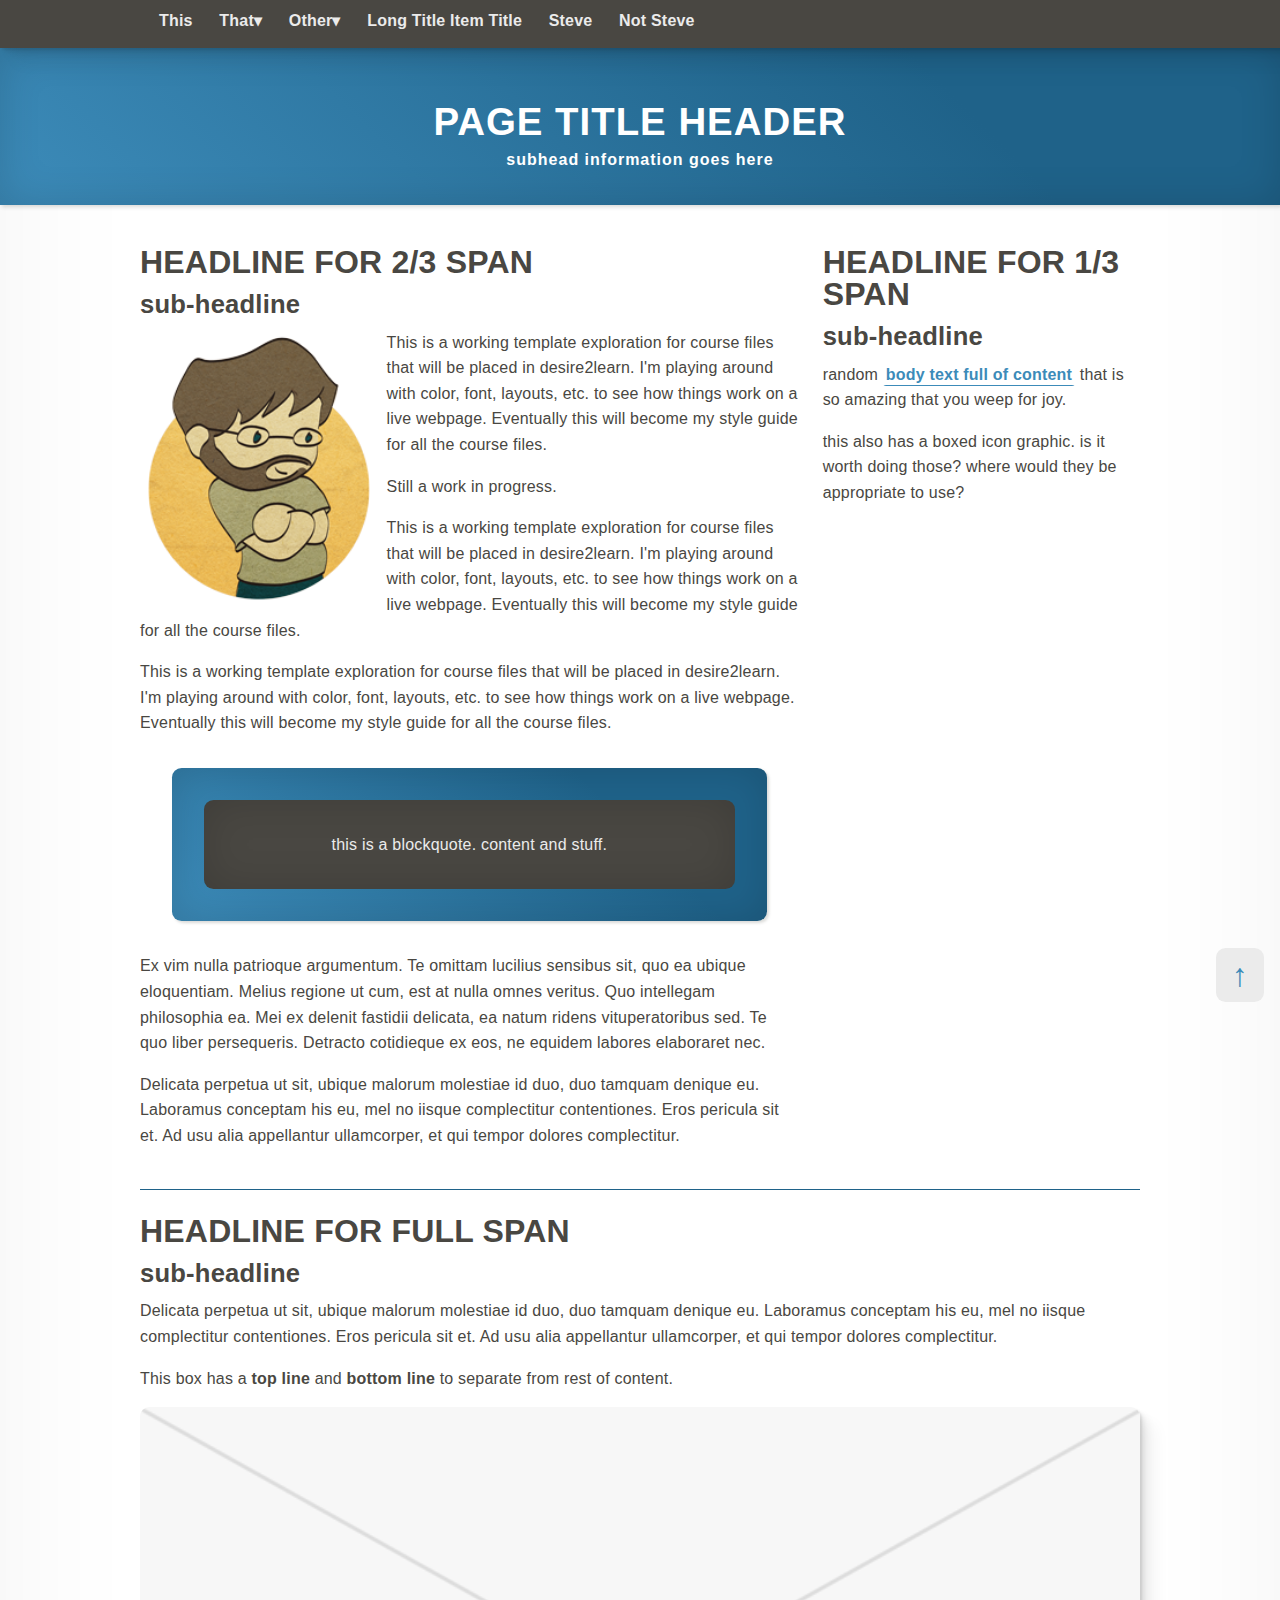
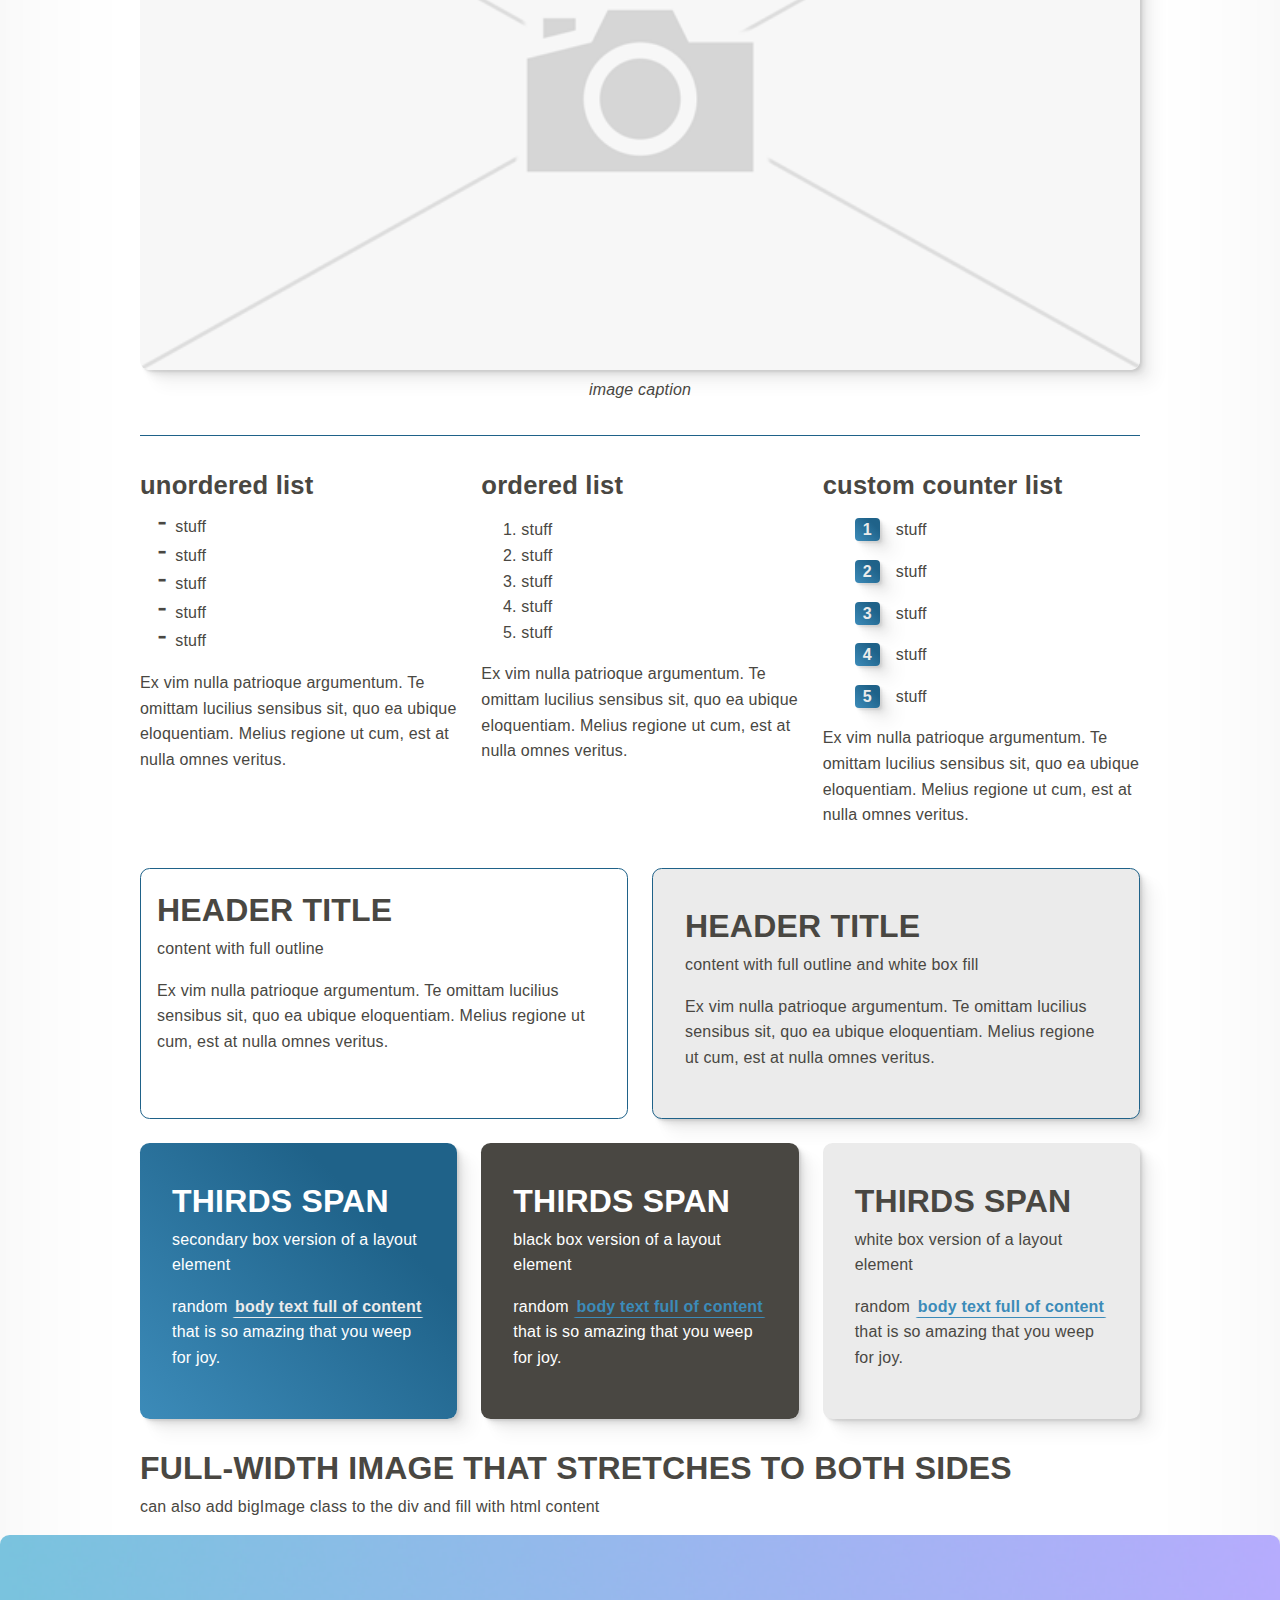
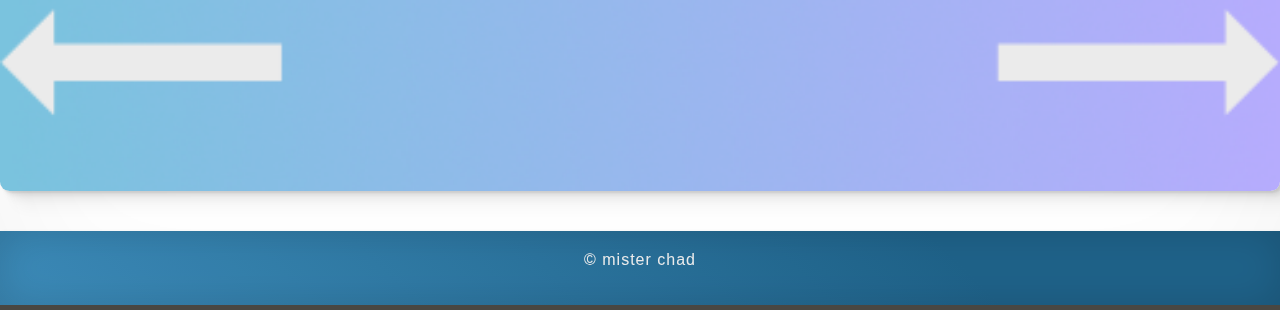
<file: index.html>
<!doctype html>
<html lang="en">

<head>
  <meta charset="UTF-8">
  <title>website</title>
  <meta name="description" content="website template">
  <meta name="author" content="chad bennett">
  <meta name="viewport" content="width=device-width, initial-scale=1">
  <link rel="stylesheet" type="text/css" href="main.css">
  <link rel="stylesheet" type="text/css" href="nav.css">
</head>

<body>
  <nav role="navigation">
    <ul>
      <li><a href="index.html">Hidden Menu</a></li>
      <li><a href="index.html">This</a></li>
      <li><a href="index.html" aria-haspopup="true" class="submenu">That</a>
        <ul aria-label="submenu">
          <li><a href="index.html">Long Title Item Thing</a></li>
          <li><a href="index.html">Menu 2</a></li>
          <li><a href="index.html">Menu 2</a></li>
          <li><a href="index.html">Menu 2</a></li>
          <li><a href="index.html">Menu 2</a></li>
          <li><a href="index.html">Menu 2</a></li>
        </ul>
      </li>
      <li><a href="index.html" aria-haspopup="true" class="submenu">Other</a>
        <ul aria-label="submenu">
          <li><a href="index.html">Long Title Item Thing</a></li>
          <li><a href="index.html">Menu 2</a></li>
        </ul>
      </li>
      <li><a href="index.html">Long Title Item Title</a></li>
      <li><a href="index.html">Steve</a></li>
      <li><a href="index.html">Not Steve</a></li>
    </ul>
  </nav>

  <header id="top">
    <section class="col-full">
      <h1>page title header</h1>
      <p><strong>subhead information goes here</strong></p>
    </section>
  </header>

  <div class="grid">

    <!-- one-third and two-third span -->

    <div class="col-double-left">
      <h2>headline for 2/3 span</h2>
      <h3>sub-headline</h3>
      <figure>
        <img src="meCircle.png" alt="image" title="image" class="left no-shadow" />
      </figure>

      <p>This is a working template exploration for course files that will be placed in
        desire2learn. I'm playing around with color, font, layouts, etc. to see how things work
        on a
        live webpage. Eventually this
        will become my style guide for all the course files.</p>

      <p>Still a work in progress. </p>

      <p>This is a working template exploration for course files that will be placed in
        desire2learn. I'm playing around
        with color, font, layouts, etc. to see how things work on a live webpage. Eventually
        this
        will become my style
        guide for all the
        course files.</p>

      <p>This is a working template exploration for course files that will be placed in
        desire2learn. I'm playing around
        with color, font, layouts, etc. to see how things work on a live webpage. Eventually
        this
        will become my style
        guide for all the
        course files.</p>

      <blockquote>
        <p class="block">this is a blockquote. content and stuff.</p>
      </blockquote>

      <p>Ex vim nulla patrioque argumentum. Te omittam lucilius sensibus sit, quo ea ubique
        eloquentiam. Melius regione
        ut cum, est at nulla omnes veritus. Quo intellegam philosophia ea. Mei ex delenit
        fastidii
        delicata, ea natum
        ridens
        vituperatoribus sed. Te quo liber persequeris. Detracto cotidieque ex eos, ne equidem
        labores elaboraret nec.
      </p>

      <p>Delicata perpetua ut sit, ubique malorum molestiae id duo, duo tamquam denique eu.
        Laboramus conceptam his eu,
        mel no iisque complectitur contentiones. Eros pericula sit et. Ad usu alia appellantur
        ullamcorper, et qui
        tempor dolores
        complectitur.</p>
    </div>

    <div class="col-single-right">
      <h2>headline for 1/3 span</h2>
      <h3>sub-headline</h3>
      <p>random <a href="#">body text full of content</a> that is so amazing that you weep for
        joy.
      </p>
      <p>this also has a boxed icon graphic. is it worth doing those? where would they be
        appropriate to use?</p>
    </div>

    <!-- full span -->
    <div class="col-full bottomline topline">
      <h2>headline for full span</h2>
      <h3>sub-headline</h3>
      <p>Delicata perpetua ut sit, ubique malorum molestiae id duo, duo tamquam denique eu.
        Laboramus conceptam his eu,
        mel no iisque complectitur contentiones. Eros pericula sit et. Ad usu alia appellantur
        ullamcorper, et qui
        tempor dolores
        complectitur.</p>

      <p>This box has a <strong>top line</strong> and <strong>bottom line</strong> to separate
        from
        rest of content.</p>

      <figure>
        <img src="missing-image.png" alt="image" title="image" />
        <figcaption>image caption</figcaption>
      </figure>
    </div>

    <div class="col-single-left">

      <h3>unordered list </h3>
      <ul>
        <li>stuff</li>
        <li>stuff</li>
        <li>stuff</li>
        <li>stuff</li>
        <li>stuff</li>
      </ul>

      <p>Ex vim nulla patrioque argumentum. Te omittam lucilius sensibus sit, quo ea ubique
        eloquentiam. Melius regione
        ut cum, est at nulla omnes veritus. </p>
    </div>

    <div class="col-single-mid">
      <h3>ordered list</h3>
      <ol>
        <li>stuff</li>
        <li>stuff</li>
        <li>stuff</li>
        <li>stuff</li>
        <li>stuff</li>
      </ol>

      <p>Ex vim nulla patrioque argumentum. Te omittam lucilius sensibus sit, quo ea ubique
        eloquentiam. Melius regione
        ut cum, est at nulla omnes veritus. </p>
    </div>

    <div class="col-single-right">
      <h3>custom counter list</h3>
      <ol class="custom-counter">
        <li>stuff</li>
        <li>stuff</li>
        <li>stuff</li>
        <li>stuff</li>
        <li>stuff</li>
      </ol>

      <p>Ex vim nulla patrioque argumentum. Te omittam lucilius sensibus sit, quo ea ubique
        eloquentiam. Melius regione
        ut cum, est at nulla omnes veritus. </p>
    </div>

    <!--half spans -->
    <div class="col-half-left outline">
      <h2>header title</h2>
      <p>content with full outline</p>
      <p>Ex vim nulla patrioque argumentum. Te omittam lucilius sensibus sit, quo ea ubique
        eloquentiam. Melius regione
        ut cum, est at nulla omnes veritus. </p>
    </div>

    <div class="col-half-right outline white-box">
      <h2>header title</h2>
      <p>content with full outline and white box fill</p>
      <p>Ex vim nulla patrioque argumentum. Te omittam lucilius sensibus sit, quo ea ubique
        eloquentiam. Melius regione
        ut cum, est at nulla omnes veritus. </p>
    </div>

    <!--thirds span -->
    <div class="col-single-left color-box">
      <h2>thirds span</h2>
      <p>secondary box version of a layout element</p>
      <p>random <a href="#">body text full of content</a> that is so amazing that you weep for
        joy.
      </p>
    </div>

    <div class="col-single-mid black-box">
      <h2>thirds span</h2>
      <p>black box version of a layout element</p>
      <p>random <a href="#">body text full of content</a> that is so amazing that you weep for
        joy.
      </p>
    </div>

    <div class="col-single-right white-box">
      <h2>thirds span</h2>
      <p>white box version of a layout element</p>
      <p>random <a href="#">body text full of content</a> that is so amazing that you weep for
        joy.
      </p>
    </div>

    <div class="col-full">
      <h2>full-width image that stretches to both sides</h2>
      <p>can also add bigImage class to the div and fill with html content</p>
      <figure>
        <img src="bigImage.png" class="bigImage" alt="image" title="image" />
      </figure>
    </div>

  </div>
  <div class="back-to-top-wrapper">
    <a href="#top" class="back-to-top-link" aria-label="Scroll to Top">&#8593;</a>
  </div>

  <footer>
    <p>&copy; mister chad</p>
  </footer>

</body>

</html>
</file>
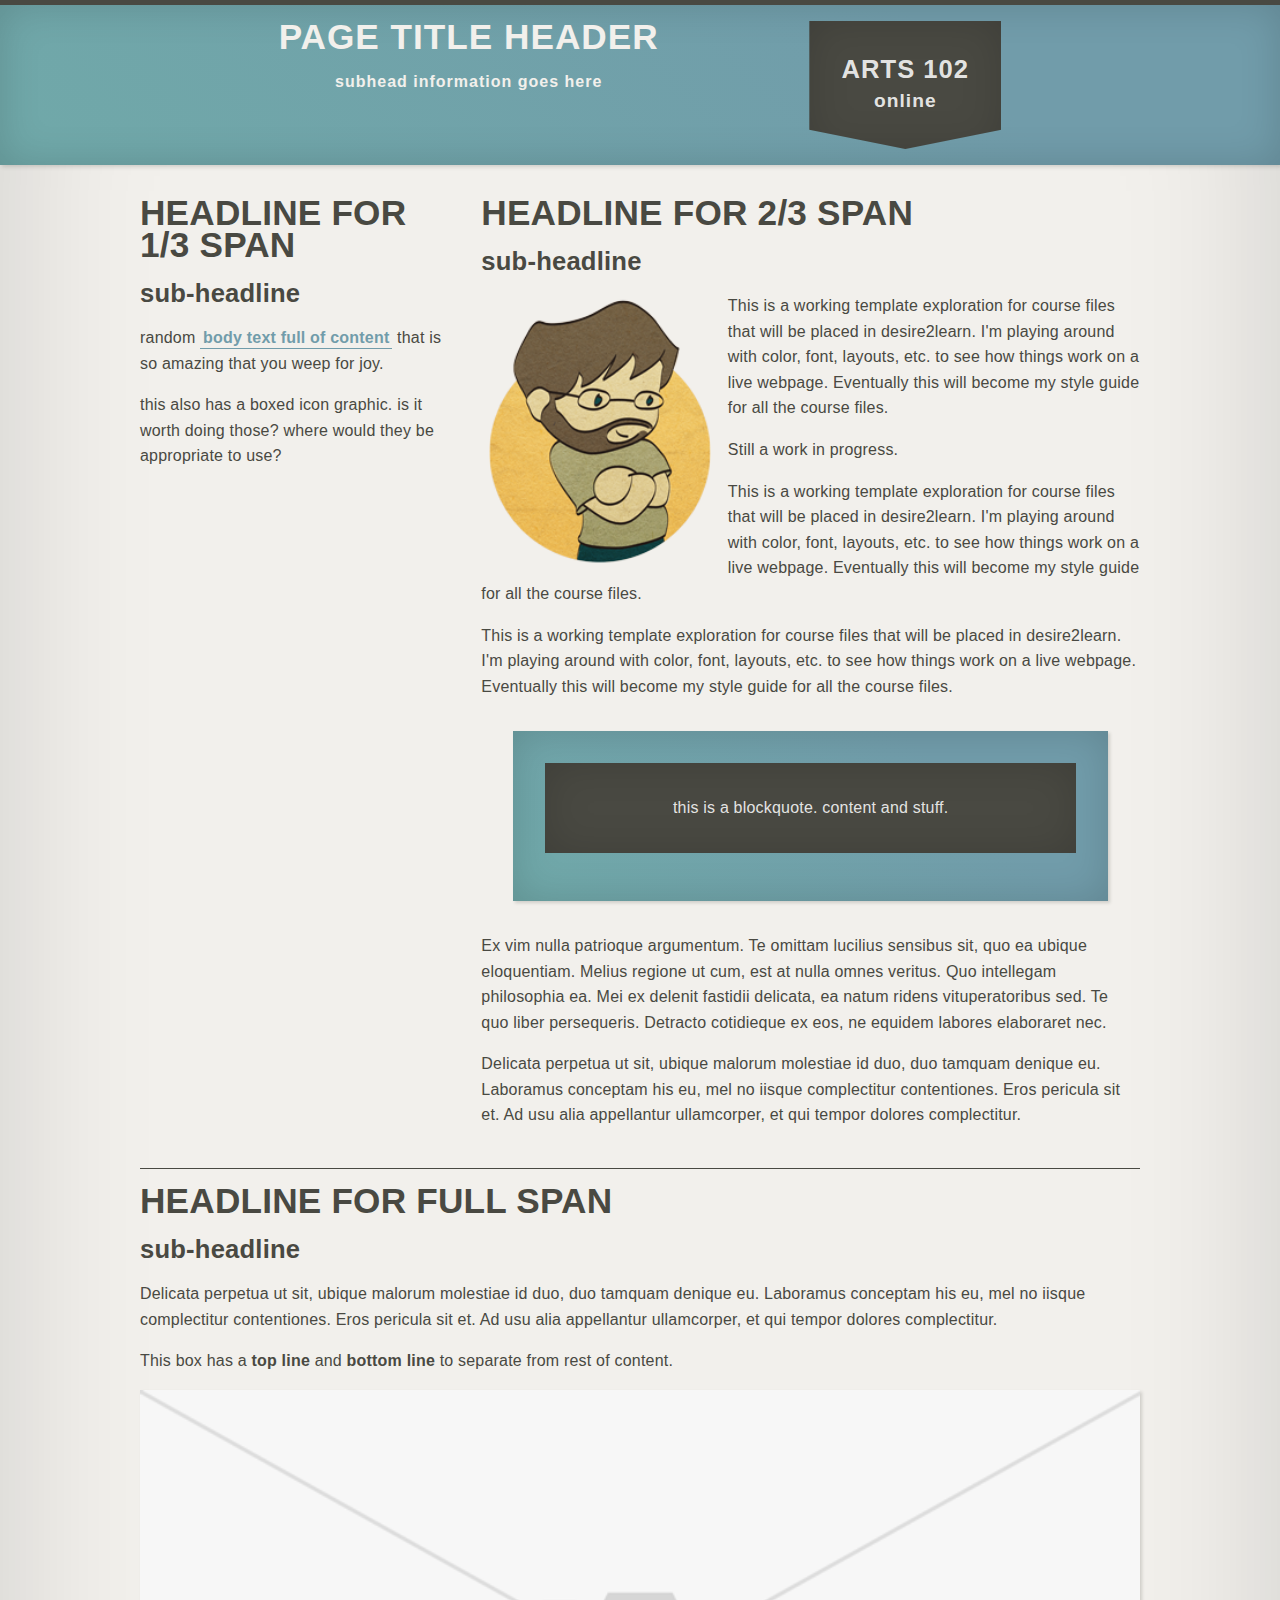
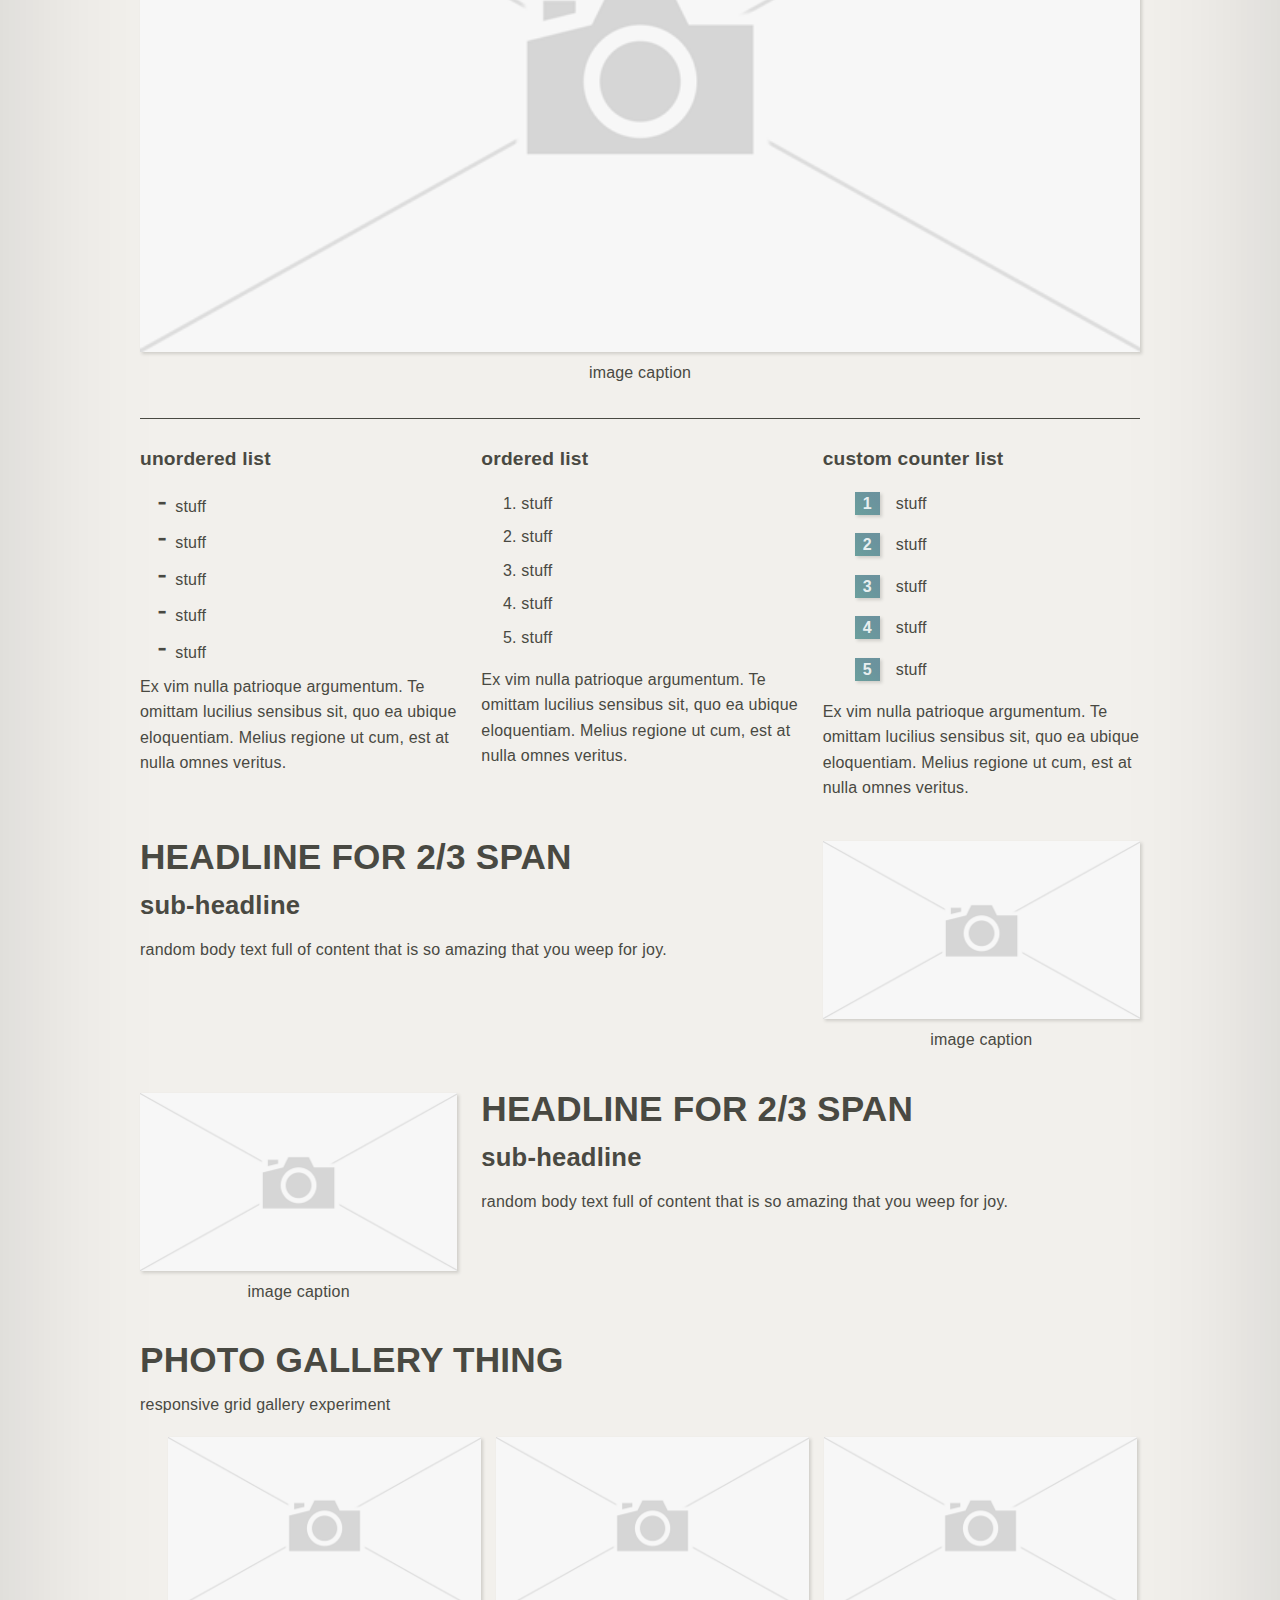
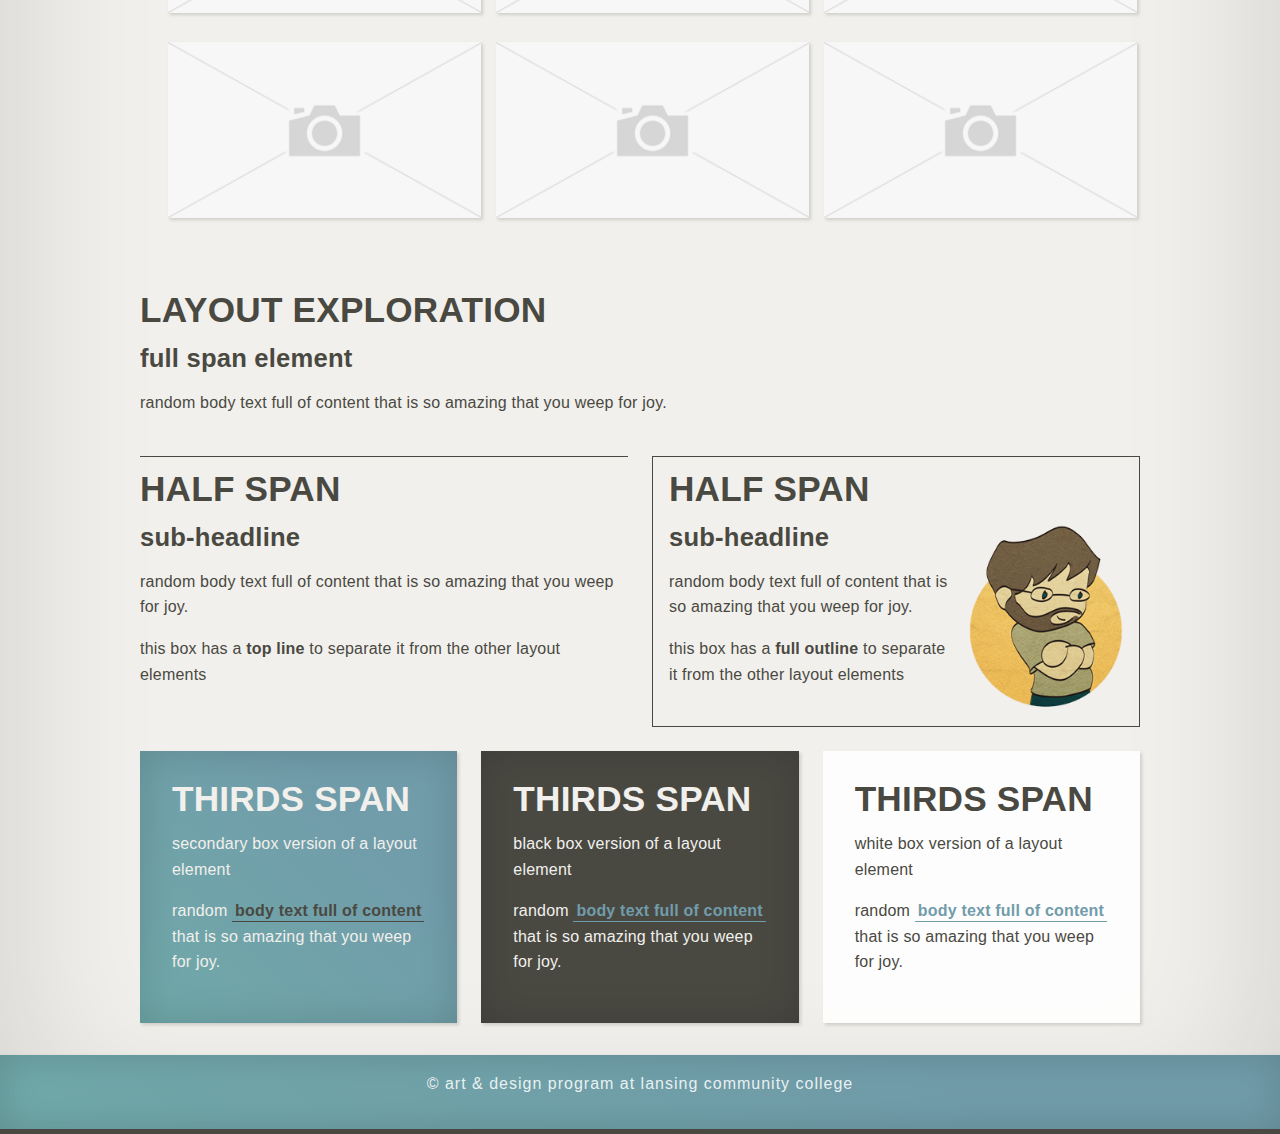
<file: 102/index.html>
<!doctype html>

<head>
  <meta charset="UTF-8">
  <title>arts 102 template</title>
  <meta name="description" content="arts102 class files">
  <meta name="author" content="chad bennett, lansing community college, art design">
  <meta name="viewport" content="width=device-width, initial-scale=1">
  <link rel="stylesheet" type="text/css" href="main.css">
</head>

<body>
  <!-- header full span of site -->
  <header>
    <section class="col-double-left">
      <h1>page title header</h1>
      <p><strong>subhead information goes here</strong></p>
    </section>

    <div class="logo-block col-single-right black-box">
      <h2>ARTS 102</h2>
      <h3>online</h3>
    </div>

  </header>

  <div class="grid">

    <!-- one-third and two-third span -->
    <div class="col-single-left">

      <h1>headline for 1/3 span</h1>
      <h2>sub-headline</h2>
      <p>random <a href="#">body text full of content</a> that is so amazing that you weep for joy.</p>
      <p>this also has a boxed icon graphic. is it worth doing those? where would they be appropriate to use?</p>
    </div>

    <div class="col-double-right">
      <h1>headline for 2/3 span</h1>
      <h2>sub-headline</h2>
      <figure>
        <img src="meCircle.png" alt="image" title="image" class="left no-shadow" />
      </figure>

      <p>This is a working template exploration for course files that will be placed in desire2learn. I'm playing around with color, font, layouts, etc. to see how things work on a live webpage. Eventually this will become my style guide for all the
        course files.</p>

      <p>Still a work in progress. </p>

      <p>This is a working template exploration for course files that will be placed in desire2learn. I'm playing around with color, font, layouts, etc. to see how things work on a live webpage. Eventually this will become my style guide for all the
        course files.</p>

      <p>This is a working template exploration for course files that will be placed in desire2learn. I'm playing around with color, font, layouts, etc. to see how things work on a live webpage. Eventually this will become my style guide for all the
        course files.</p>

      <blockquote>
        <p class="block">this is a blockquote. content and stuff.</p>
      </blockquote>

      <p>Ex vim nulla patrioque argumentum. Te omittam lucilius sensibus sit, quo ea ubique eloquentiam. Melius regione ut cum, est at nulla omnes veritus. Quo intellegam philosophia ea. Mei ex delenit fastidii delicata, ea natum ridens
        vituperatoribus sed. Te quo liber persequeris. Detracto cotidieque ex eos, ne equidem labores elaboraret nec.</p>

      <p>Delicata perpetua ut sit, ubique malorum molestiae id duo, duo tamquam denique eu. Laboramus conceptam his eu, mel no iisque complectitur contentiones. Eros pericula sit et. Ad usu alia appellantur ullamcorper, et qui tempor dolores
        complectitur.</p>
    </div>

    <!-- full span -->
    <div class="col-full bottomline topline">
      <h1>headline for full span</h1>
      <h2>sub-headline</h2>
      <p>Delicata perpetua ut sit, ubique malorum molestiae id duo, duo tamquam denique eu. Laboramus conceptam his eu, mel no iisque complectitur contentiones. Eros pericula sit et. Ad usu alia appellantur ullamcorper, et qui tempor dolores
        complectitur.</p>

      <p>This box has a <strong>top line</strong> and <strong>bottom line</strong> to separate from rest of content.</p>

      <figure>
        <img src="missing-image.png" alt="image" title="image" />
        <figcaption>image caption</figcaption>
      </figure>
    </div>

    <div class="col-single-left">

      <h3>unordered list </h3>
      <ul>
        <li>stuff</li>
        <li>stuff</li>
        <li>stuff</li>
        <li>stuff</li>
        <li>stuff</li>
      </ul>

      <p>Ex vim nulla patrioque argumentum. Te omittam lucilius sensibus sit, quo ea ubique eloquentiam. Melius regione ut cum, est at nulla omnes veritus. </p>
    </div>

    <div class="col-single-mid">
      <h3>ordered list</h3>
      <ol>
        <li>stuff</li>
        <li>stuff</li>
        <li>stuff</li>
        <li>stuff</li>
        <li>stuff</li>
      </ol>

      <p>Ex vim nulla patrioque argumentum. Te omittam lucilius sensibus sit, quo ea ubique eloquentiam. Melius regione ut cum, est at nulla omnes veritus. </p>
    </div>

    <div class="col-single-right">
      <h3>custom counter list</h3>
      <ol class="custom-counter">
        <li>stuff</li>
        <li>stuff</li>
        <li>stuff</li>
        <li>stuff</li>
        <li>stuff</li>
      </ol>

      <p>Ex vim nulla patrioque argumentum. Te omittam lucilius sensibus sit, quo ea ubique eloquentiam. Melius regione ut cum, est at nulla omnes veritus. </p>
    </div>

    <!-- media item with one-third span on right side -->
    <div class="col-double-left">
      <h1>headline for 2/3 span</h1>
      <h2>sub-headline</h2>
      <p>random body text full of content that is so amazing that you weep for joy.</p>
    </div>

    <div class="col-single-right image">
      <figure>
        <img src="missing-image.png" alt="image" title="image" />
        <figcaption>image caption</figcaption>
      </figure>
    </div>

    <!-- media item with one-third span on left side -->
    <div class="col-single-left image">
      <figure>
        <img src="missing-image.png" alt="image" title="image" />
        <figcaption>image caption</figcaption>
      </figure>
    </div>


    <div class="col-double-right">
      <h1>headline for 2/3 span</h1>
      <h2>sub-headline</h2>
      <p>random body text full of content that is so amazing that you weep for joy.</p>
    </div>

    <div class="col-full gallery" id="gallery1">
      <h1>PHOTO GALLERY THING</h1>
      <p>responsive grid gallery experiment</p>
      <ul class="auto-grid">
        <li><a href="#image1"><figure><img src="missing-image.png" alt="image" title="image" /></figure></a></li>
        <li><a href="#image2"><figure><img src="missing-image.png" alt="image" title="image" /></figure></a></li>
        <li><a href="#image3"><figure><img src="missing-image.png" alt="image" title="image" /></figure></a></li>
        <li><a href="#image4"><figure><img src="missing-image.png" alt="image" title="image" /></figure></a></li>
        <li><a href="#image5"><figure><img src="missing-image.png" alt="image" title="image" /></figure></a></li>
        <li><a href="#image6"><figure><img src="missing-image.png" alt="image" title="image" /></figure></a></li>
      </ul>

      <!-- big images -->
      <a href="#gallery1" class="JesterBox">
        <div id="image1"><img src="missing-image.png" alt="image"></div>
        <div id="image2"><img src="missing-image.png" alt="image"></div>
        <div id="image3"><img src="missing-image.png" alt="image"></div>
        <div id="image4"><img src="missing-image.png" alt="image"></div>
        <div id="image5"><img src="missing-image.png" alt="image"></div>
        <div id="image6"><img src="missing-image.png" alt="image"></div>
      </a>

    </div>

    <div class="col-full">
      <h1>LAYOUT EXPLORATION</h1>
      <h2>full span element</h2>
      <p>random body text full of content that is so amazing that you weep for joy.</p>
    </div>

    <!-- half span -->
    <div class="col-half-left topline">
      <h1>half span</h1>
      <h2>sub-headline</h2>
      <p>random body text full of content that is so amazing that you weep for joy.</p>
      <p>this box has a <strong>top line</strong> to separate it from the other layout elements</p>
    </div>

    <div class="col-half-right outline">
      <figure>
        <h1>half span</h1>
        <img src="meCircle.png" alt="image" title="image" class="right no-shadow" />
      </figure>
      <h2>sub-headline</h2>
      <p>random body text full of content that is so amazing that you weep for joy.</p>
      <p>this box has a <strong>full outline</strong> to separate it from the other layout elements</p>
    </div>

    <!--thirds span -->
    <div class="col-single-left color-box">
      <h1>thirds span</h1>
      <p>secondary box version of a layout element</p>
      <p>random <a href="#">body text full of content</a> that is so amazing that you weep for joy.</p>
    </div>

    <div class="col-single-mid black-box">
      <h1>thirds span</h1>
      <p>black box version of a layout element</p>
      <p>random <a href="#">body text full of content</a> that is so amazing that you weep for joy.</p>
    </div>

    <div class="col-single-right white-box">
      <h1>thirds span</h1>
      <p>white box version of a layout element</p>
      <p>random <a href="#">body text full of content</a> that is so amazing that you weep for joy.</p>
    </div>

  </div>

  <footer>
    <p>&copy; art & design program at lansing community college</p>
  </footer>

</body>

</html>
</file>
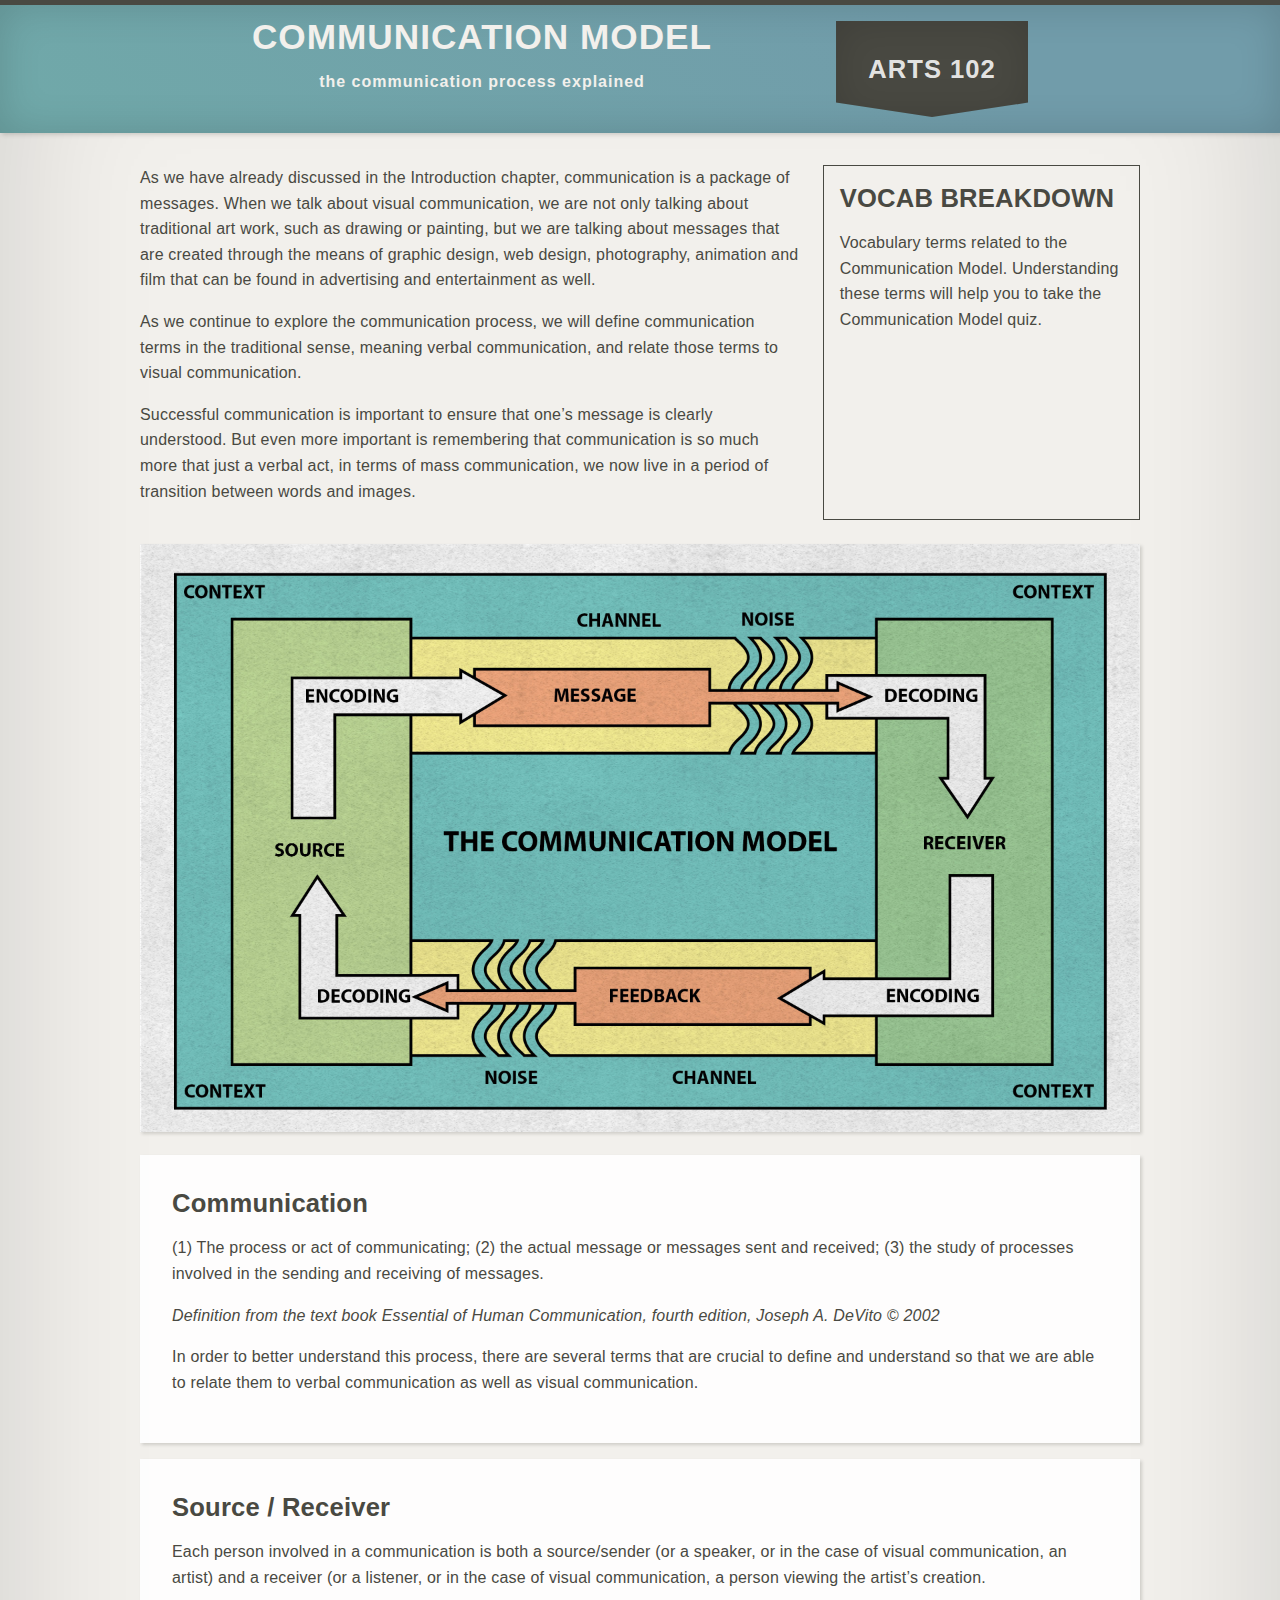
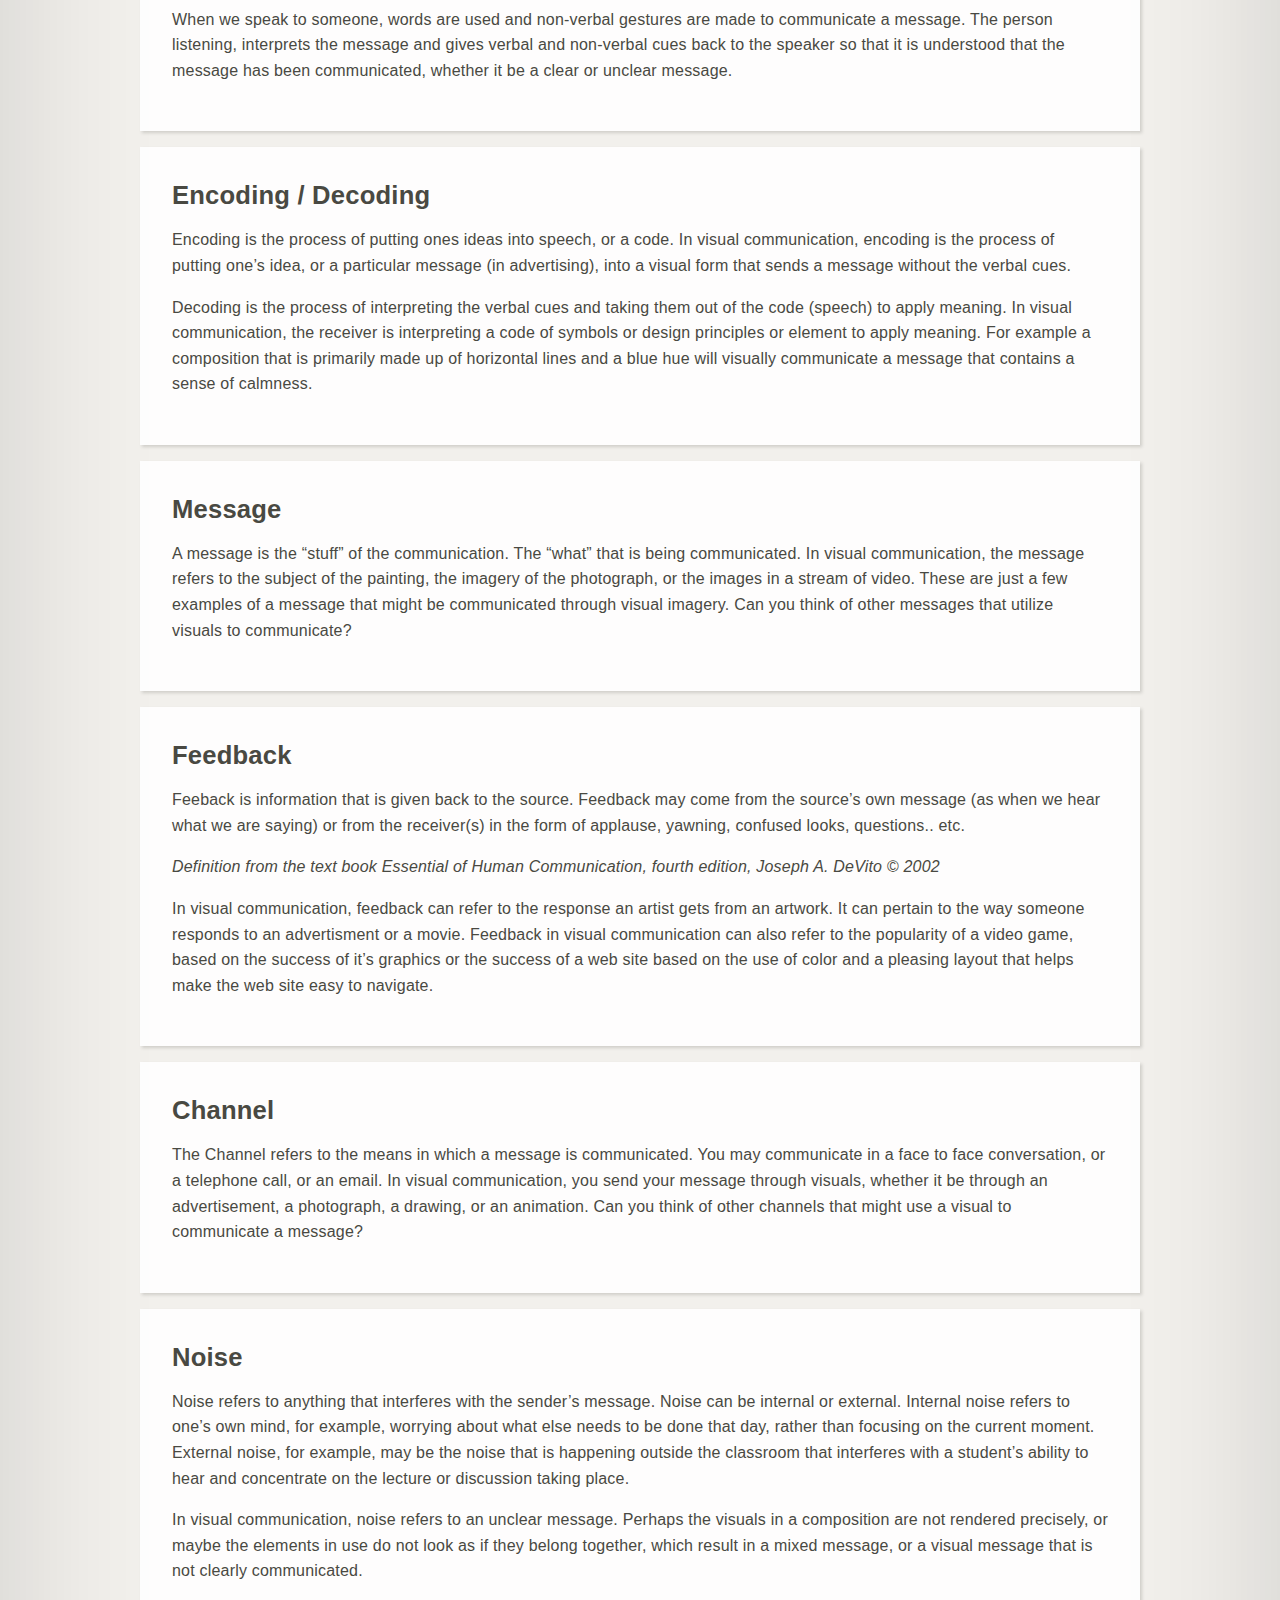
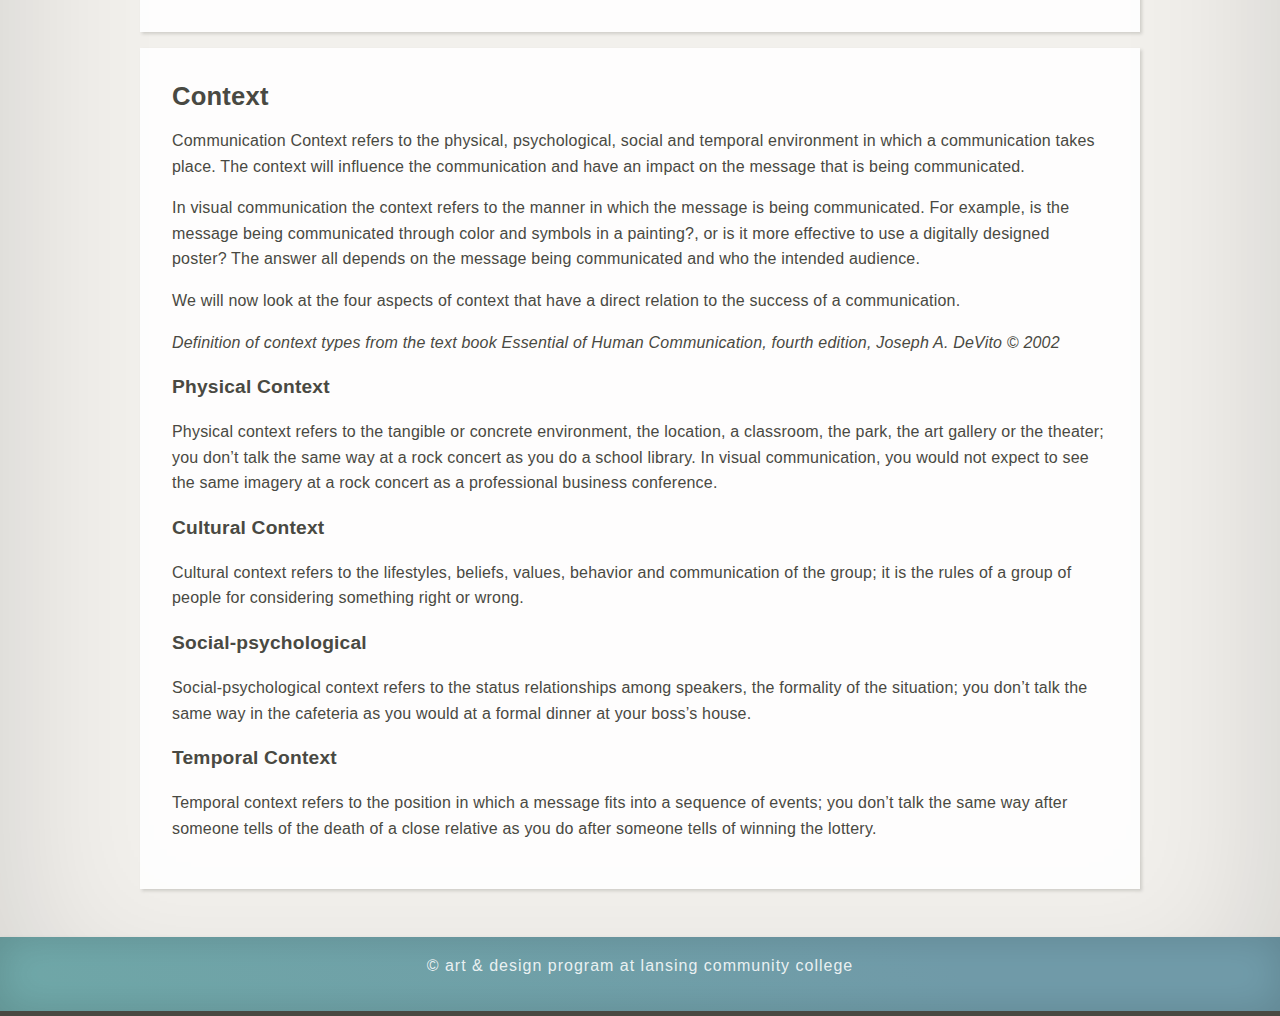
<file: 102/communication.html>
<!doctype html>

<head>
  <meta charset="UTF-8">
  <title>arts 102 template</title>
  <meta name="description" content="arts102 class files">
  <meta name="author" content="chad bennett, lansing community college, art design">
  <meta name="viewport" content="width=device-width, initial-scale=1">
  <link rel="stylesheet" type="text/css" href="main.css">
</head>

<body>
  <!-- header full span of site -->
  <header>
    <section class="col-double-left">
      <h1>COMMUNICATION MODEL</h1>
      <p><strong>the communication process explained</strong></p>
    </section>

    <div class="logo-block col-single-right black-box">
      <h2>ARTS 102</h2>
    </div>
  </header>

  <div class="grid">

    <div class="col-double-left">
      <p>As we have already discussed in the Introduction chapter, communication is a package of messages. When we talk about visual communication, we are not only talking about traditional art work, such as drawing or painting, but we are talking about messages that are created through the means of graphic design, web design, photography, animation and film that can be found in advertising and entertainment as well.</p>
      <p>As we continue to explore the communication process, we will define communication terms in the traditional sense, meaning verbal communication, and relate those terms to visual communication.</p>
      <p>Successful communication is important to ensure that one’s message is clearly understood. But even more important is remembering that communication is so much more that just a verbal act, in terms of mass communication, we now live in a period of transition between words and images.</p>
    </div>

    <!-- one-third and two-third span -->
    <div class="col-single-right outline">
      <h2>VOCAB BREAKDOWN</h2>
      <p>Vocabulary terms related to the Communication Model. Understanding these terms will help you to take the Communication Model quiz. </p>
    </div>

    <div class="col-full">
      <figure>
        <img src="communicationModel.jpg" alt="visual diagram showing the relationship of elements in the communication model" title="the communication model" />
      </figure>

      <section class="white-box padded">

        <h2>Communication</h2>
        <p>(1) The process or act of communicating; (2) the actual message or messages sent and received; (3) the study of processes involved in the sending and receiving of messages. </p>
        <p><em>Definition from the text book Essential of Human Communication, fourth edition, Joseph A. DeVito © 2002</em></p>
        <p>In order to better understand this process, there are several terms that are crucial to define and understand so that we are able to relate them to verbal communication as well as visual communication. </p>
      </section>

      <section class="white-box padded">
        <h2>Source / Receiver</h2>
        <p>Each person involved in a communication is both a source/sender (or a speaker, or in the case of visual communication, an artist) and a receiver (or a listener, or in the case of visual communication, a person viewing the artist’s creation.</p>
        <p>When we speak to someone, words are used and non-verbal gestures are made to communicate a message. The person listening, interprets the message and gives verbal and non-verbal cues back to the speaker so that it is understood that the message has been communicated, whether it be a clear or unclear message.</p>
      </section>

      <section class="white-box padded">
        <h2>Encoding / Decoding</h2>
        <p>Encoding is the process of putting ones ideas into speech, or a code. In visual communication, encoding is the process of putting one’s idea, or a particular message (in advertising), into a visual form that sends a message without the verbal cues.</p>
        <p>Decoding is the process of interpreting the verbal cues and taking them out of the code (speech) to apply meaning. In visual communication, the receiver is interpreting a code of symbols or design principles or element to apply meaning. For example a composition that is primarily made up of horizontal lines and a blue hue will visually communicate a message that contains a sense of calmness.</p>
      </section>

      <section class="white-box padded">
        <h2>Message</h2>
        <p>A message is the “stuff” of the communication. The “what” that is being communicated. In visual communication, the message refers to the subject of the painting, the imagery of the photograph, or the images in a stream of video. These are just a few examples of a message that might be communicated through visual imagery. Can you think of other messages that utilize visuals to communicate?</p>
      </section>

      <section class="white-box padded">
        <h2>Feedback</h2>
        <p>Feeback is information that is given back to the source. Feedback may come from the source’s own message (as when we hear what we are saying) or from the receiver(s) in the form of applause, yawning, confused looks, questions.. etc.</p>
        <p><em>Definition from the text book Essential of Human Communication, fourth edition, Joseph A. DeVito © 2002</em></p>
        <p>In visual communication, feedback can refer to the response an artist gets from an artwork. It can pertain to the way someone responds to an advertisment or a movie. Feedback in visual communication can also refer to the popularity of a video game, based on the success of it’s graphics or the success of a web site based on the use of color and a pleasing layout that helps make the web site easy to navigate.</p>
      </section>

      <section class="white-box padded">
        <h2>Channel</h2>
        <p>The Channel refers to the means in which a message is communicated. You may communicate in a face to face conversation, or a telephone call, or an email. In visual communication, you send your message through visuals, whether it be through an advertisement, a photograph, a drawing, or an animation. Can you think of other channels that might use a visual to communicate a message?</p>
      </section>

      <section class="white-box padded">
        <h2>Noise</h2>
        <p>Noise refers to anything that interferes with the sender’s message. Noise can be internal or external. Internal noise refers to one’s own mind, for example, worrying about what else needs to be done that day, rather than focusing on the current moment. External noise, for example, may be the noise that is happening outside the classroom that interferes with a student’s ability to hear and concentrate on the lecture or discussion taking place.</p>
        <p>In visual communication, noise refers to an unclear message. Perhaps the visuals in a composition are not rendered precisely, or maybe the elements in use do not look as if they belong together, which result in a mixed message, or a visual message that is not clearly communicated.</p>
      </section>

      <section class="white-box padded">
        <h2>Context</h2>
        <p>Communication Context refers to the physical, psychological, social and temporal environment in which a communication takes place. The context will influence the communication and have an impact on the message that is being communicated.</p>
        <p>In visual communication the context refers to the manner in which the message is being communicated. For example, is the message being communicated through color and symbols in a painting?, or is it more effective to use a digitally designed poster? The answer all depends on the message being communicated and who the intended audience.</p>
        <p>We will now look at the four aspects of context that have a
          direct relation to the success of a communication. </p>
        <p><em>Definition of context types from the text book Essential of Human Communication, fourth edition, Joseph A. DeVito © 2002</em></p>
        <h3>Physical Context</h3>
        <p>Physical context refers to the tangible or concrete environment, the location, a classroom, the park, the art gallery or the theater; you don’t talk the same way at a rock concert as you do a school library. In visual communication, you would not expect to see the same imagery at a rock concert as a professional business conference.</p>
        <h3>Cultural Context</h3>
        <p>Cultural context refers to the lifestyles, beliefs, values, behavior and communication of the group; it is the rules of a group of people for considering something right or wrong.</p>
        <h3>Social-psychological</h3>
        <p>Social-psychological context refers to the status relationships among speakers, the formality of the situation; you don’t talk the same way in the cafeteria as you would at a formal dinner at your boss’s house.</p>
        <h3>Temporal Context</h3>
        <p>Temporal context refers to the position in which a message fits into a sequence of events; you don’t talk the same way after someone tells of the death of a close relative as you do after someone tells of winning the lottery. </p>
      </section>
    </div>

  </div>

  <footer>
    <p>&copy; art & design program at lansing community college</p>
  </footer>

</body>

</html>
</file>
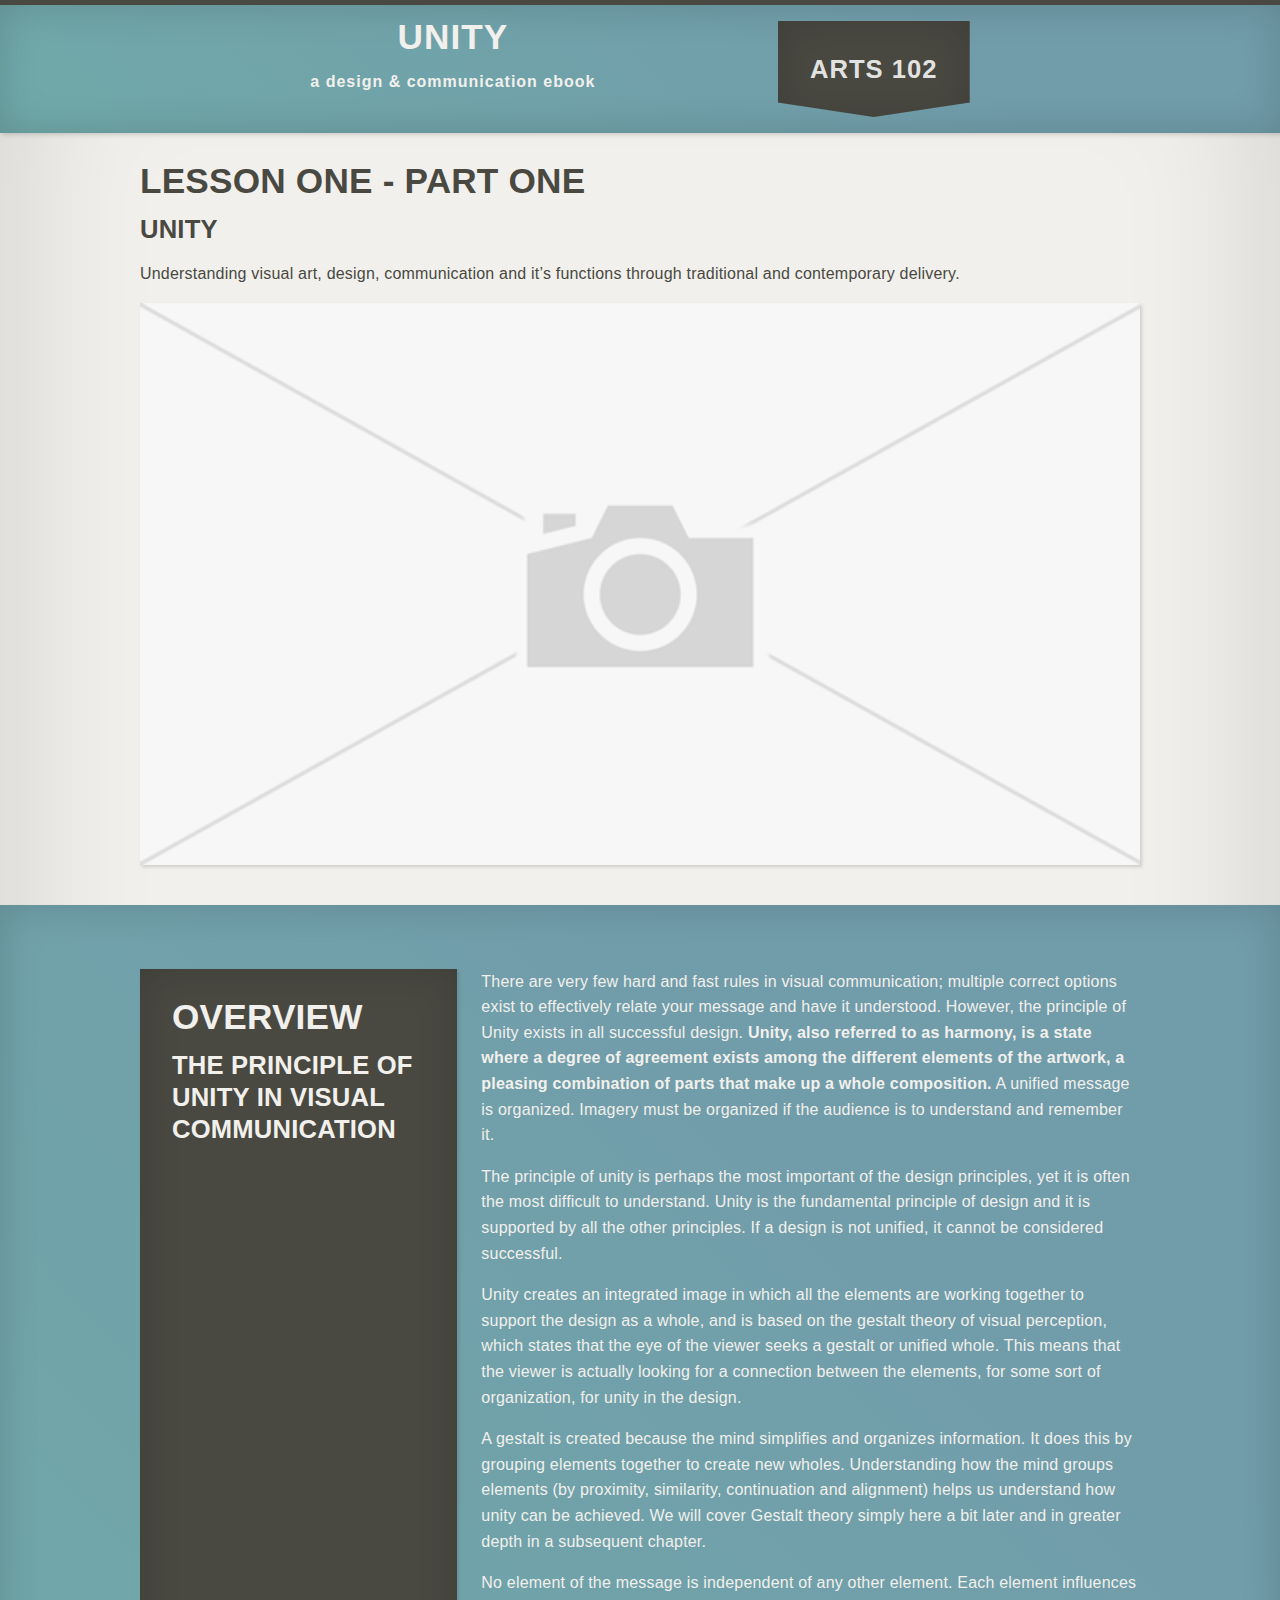
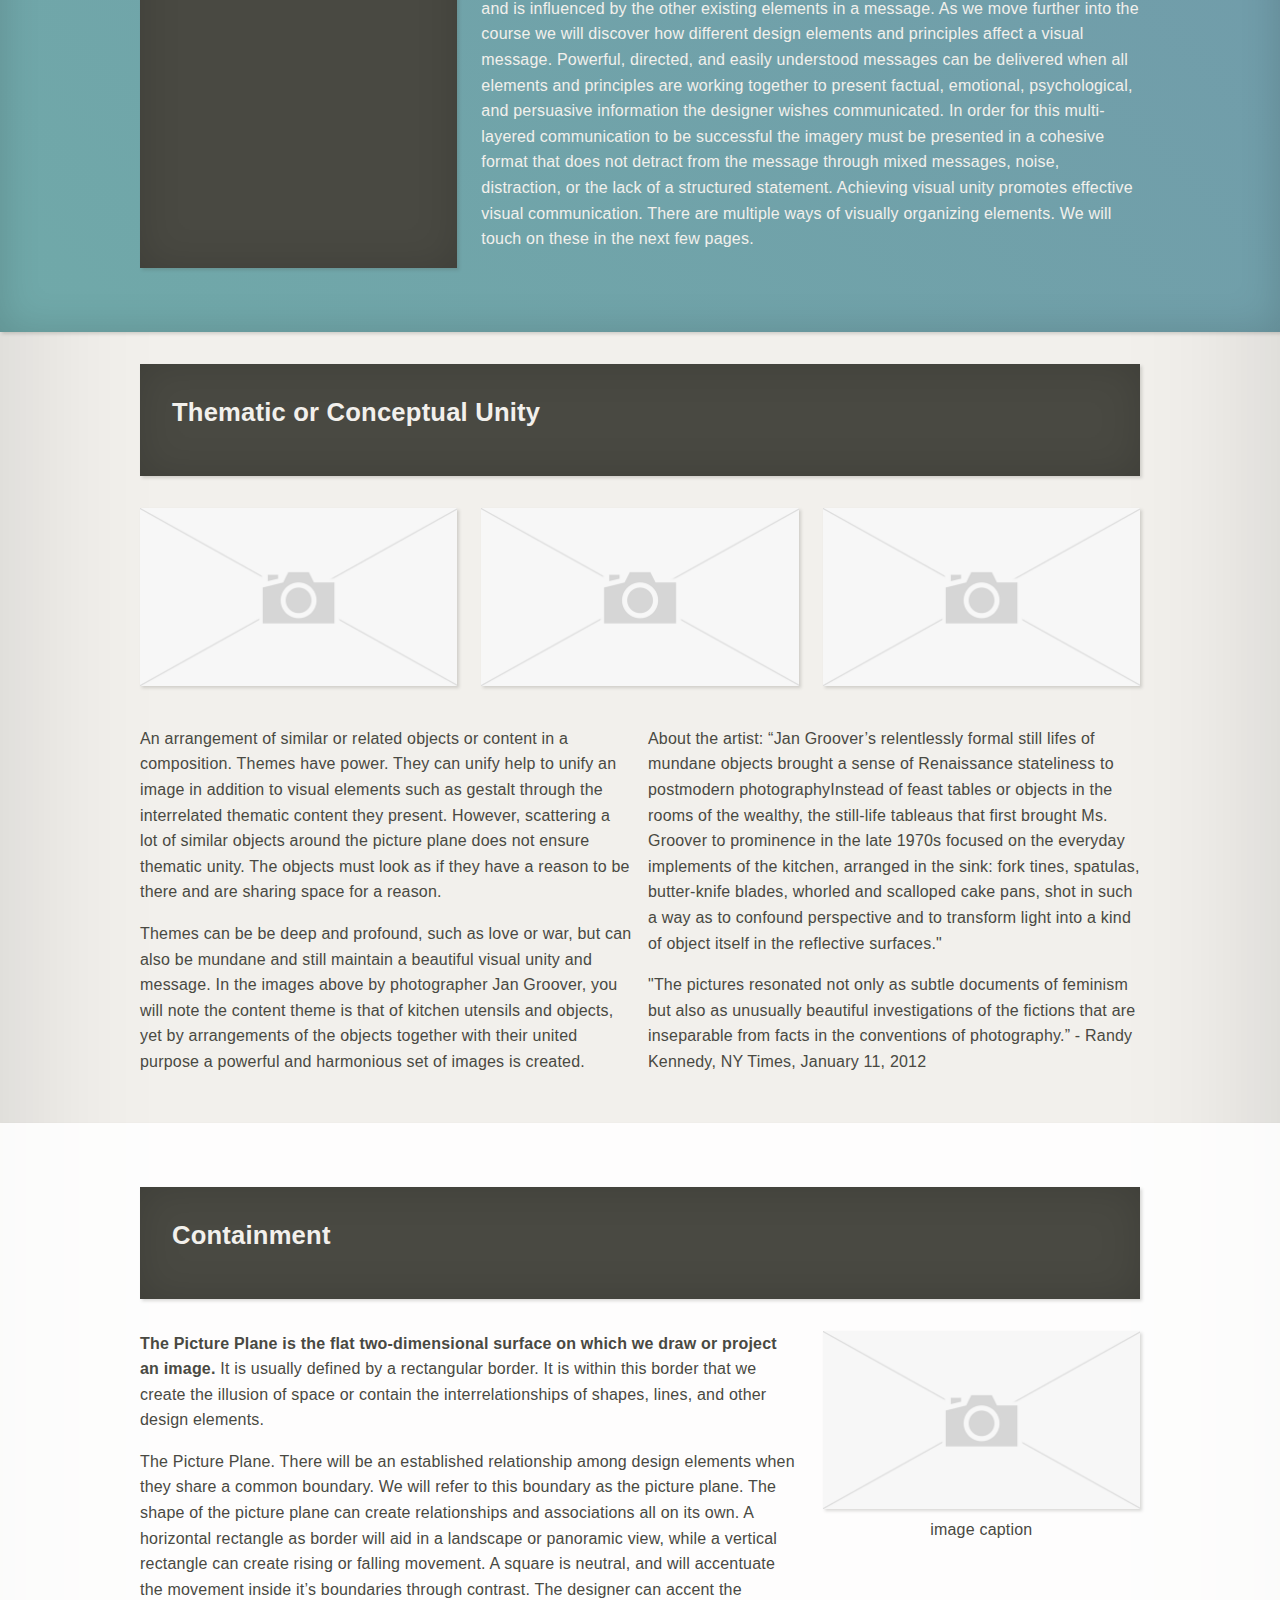
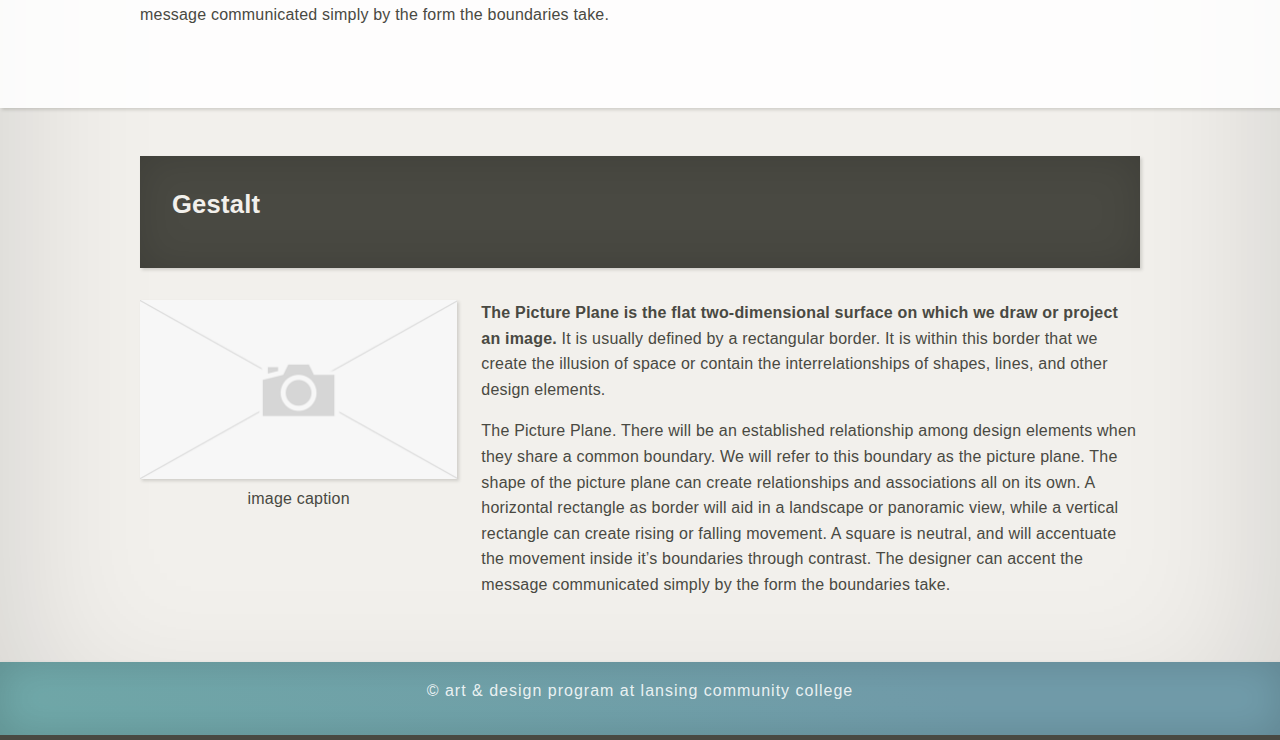
<file: 102/ebook-unity.html>
<!doctype html>

<head>
    <meta charset="UTF-8">
    <title>arts 102 ebook</title>
    <meta name="description" content="arts102 class files">
    <meta name="author"
        content="chad bennett, lansing community college, art design">
    <meta name="viewport" content="width=device-width, initial-scale=1">
    <link rel="stylesheet" type="text/css" href="main.css">
</head>

<body>
    <header>
        <section class="col-double-left">
            <h1>UNITY</h1>
            <p><strong>a design & communication ebook</strong></p>
        </section>

        <div class="logo-block col-single-right black-box">
            <h2>ARTS 102</h2>
        </div>

    </header>

    <section class="grid">
        <div class="col-full">
            <h1>lesson one - part one</h1>
            <h2>UNITY</h2>
            <p>Understanding visual art, design, communication and it’s
                functions through traditional and contemporary delivery.</p>

            <figure>
                <img src="missing-image.png" alt="unity image" title="image" />
            </figure>

    </section>


    <section class="full color-box">
        <section class="grid">
            <div class="col-single-left black-box">
                <h1 id="overview">OVERVIEW</h1>
                <h2>THE PRINCIPLE OF UNITY IN VISUAL COMMUNICATION</h2>
            </div>

            <div class="col-double-right">
                <p>There are very few hard and fast rules in visual
                    communication;
                    multiple correct options exist to effectively relate your
                    message and have it understood. However, the principle of
                    Unity exists in all successful design. <strong>Unity, also
                        referred to as harmony, is a state where a degree of
                        agreement exists among the different elements of the
                        artwork, a pleasing combination of parts that make up a
                        whole composition.</strong> A unified message is
                    organized. Imagery must be organized if the audience is to
                    understand and remember it.</p>

                <p>The principle of unity is perhaps the most important of the
                    design principles, yet it is often the most difficult to
                    understand. Unity is the fundamental principle of design and
                    it is supported by all the other principles. If a design is
                    not unified, it cannot be considered successful.</p>

                <p>Unity creates an integrated image in which all the elements
                    are working together to support the design as a whole, and
                    is
                    based
                    on the gestalt theory of visual perception, which states
                    that
                    the eye of the viewer seeks a gestalt or unified whole. This
                    means that the viewer is actually looking for a connection
                    between the elements, for some sort of organization, for
                    unity
                    in the design.</p>

                <p>A gestalt is created because the mind simplifies and
                    organizes
                    information. It does this by grouping elements together to
                    create new wholes. Understanding how the mind groups
                    elements
                    (by proximity, similarity, continuation and alignment) helps
                    us
                    understand how unity can be achieved. We will cover Gestalt
                    theory simply here a bit later and in greater depth in a
                    subsequent chapter.</p>

                <p>No element of the message is independent of any other
                    element.
                    Each element influences and is influenced by the other
                    existing
                    elements in a message. As we move further into the course we
                    will discover how different design elements and principles
                    affect a visual message. Powerful, directed, and easily
                    understood messages can be delivered when all elements and
                    principles are working together to present factual,
                    emotional,
                    psychological, and persuasive information the designer
                    wishes
                    communicated. In order for this multi-layered communication
                    to
                    be successful the imagery must be presented in a cohesive
                    format
                    that does not detract from the message through mixed
                    messages,
                    noise, distraction, or the lack of a structured statement.
                    Achieving visual unity promotes effective visual
                    communication.
                    There are multiple ways of visually organizing elements. We
                    will
                    touch on these in the next few pages.</p>
            </div>
        </section>
    </section>

    <section id="thematic" class="grid black-box">
        <div class="col-full">
            <h2>Thematic or Conceptual Unity</h2>
        </div>
    </section>

    <section class="grid">
        <div class="col-single-left">
            <figure>
                <img src="missing-image.png" alt="unity image" title="image" />
            </figure>
        </div>

        <div class="col-single-mid">
            <figure>
                <img src="missing-image.png" alt="unity image" title="image" />
            </figure>
        </div>

        <div class="col-single-right">
            <figure>
                <img src="missing-image.png" alt="unity image" title="image" />
            </figure>
        </div>
    </section>

    <section class="grid">
        <div class="col-full columns">
            <p>An arrangement of similar or related objects or content in a
                composition. Themes have power. They can unify help to unify an
                image in addition to visual elements such as gestalt through the
                interrelated thematic content they present. However, scattering
                a lot of similar objects around the picture plane does not
                ensure thematic unity. The objects must look as if they have a
                reason to be there and are sharing space for a reason.</p>

            <p>Themes can be be deep and profound, such as love or war, but can
                also be mundane and still maintain a beautiful visual unity and
                message. In the images above by photographer Jan Groover, you
                will note the content theme is that of kitchen utensils and
                objects, yet by arrangements of the objects together with their
                united purpose a powerful and harmonious set of images is
                created.</p>

            <p>About the artist: “Jan Groover’s relentlessly formal still lifes
                of mundane objects brought a sense of Renaissance stateliness to
                postmodern photographyInstead of feast tables or objects in the
                rooms of the wealthy, the still-life tableaus that first brought
                Ms. Groover to prominence in the late 1970s focused on the
                everyday implements of the kitchen, arranged in the sink: fork
                tines, spatulas, butter-knife blades, whorled and scalloped cake
                pans, shot in such a way as to confound perspective and to
                transform light into a kind of object itself in the reflective
                surfaces."</p>

            <p>"The pictures resonated not only as subtle documents of feminism
                but also as unusually beautiful investigations of the fictions
                that are inseparable from facts in the conventions of
                photography.” - Randy Kennedy, NY Times, January 11, 2012</p>
        </div>
    </section>


    <section class="full white-box">
        <section id="thematic" class="grid black-box">
            <div class="col-full">
                <h2>Containment</h2>
            </div>
        </section>

        <section class="grid">

            <div class="col-double-left">
                <p><strong>The Picture Plane is the flat two-dimensional surface
                        on
                        which we draw or project an image.</strong> It is
                    usually defined by
                    a rectangular border. It is within this border that we
                    create the illusion of space or contain the
                    interrelationships of shapes, lines, and other design
                    elements.</p>

                <p>The Picture Plane. There will be an established relationship
                    among design elements when they share a common boundary. We
                    will refer to this boundary as the picture plane. The shape
                    of the picture plane can create relationships and
                    associations all on its own. A horizontal rectangle as
                    border will aid in a landscape or panoramic view, while a
                    vertical rectangle can create rising or falling movement. A
                    square is neutral, and will accentuate the movement inside
                    it’s boundaries through contrast. The designer can accent
                    the message communicated simply by the form the boundaries
                    take.</p>
            </div>

            <div class="col-single-right image">
                <figure>
                    <img src="missing-image.png" alt="image" title="image" />
                    <figcaption>image caption</figcaption>
                </figure>
            </div>
        </section>
    </section>

    <section class="full">
        <section id="thematic" class="grid black-box">
            <div class="col-full">
                <h2>Gestalt</h2>
            </div>
        </section>

        <section class="grid">

            <div class="col-single-left image">
                <figure>
                    <img src="missing-image.png" alt="image" title="image" />
                    <figcaption>image caption</figcaption>
                </figure>
            </div>

            <div class="col-double-right">
                <p><strong>The Picture Plane is the flat two-dimensional surface
                        on
                        which we draw or project an image.</strong> It is
                    usually defined by
                    a rectangular border. It is within this border that we
                    create the illusion of space or contain the
                    interrelationships of shapes, lines, and other design
                    elements.</p>

                <p>The Picture Plane. There will be an established relationship
                    among design elements when they share a common boundary. We
                    will refer to this boundary as the picture plane. The shape
                    of the picture plane can create relationships and
                    associations all on its own. A horizontal rectangle as
                    border will aid in a landscape or panoramic view, while a
                    vertical rectangle can create rising or falling movement. A
                    square is neutral, and will accentuate the movement inside
                    it’s boundaries through contrast. The designer can accent
                    the message communicated simply by the form the boundaries
                    take.</p>
            </div>


        </section>
    </section>

    <footer>
        <p>&copy; art & design program at lansing community college</p>
    </footer>

</body>

</html>
</file>
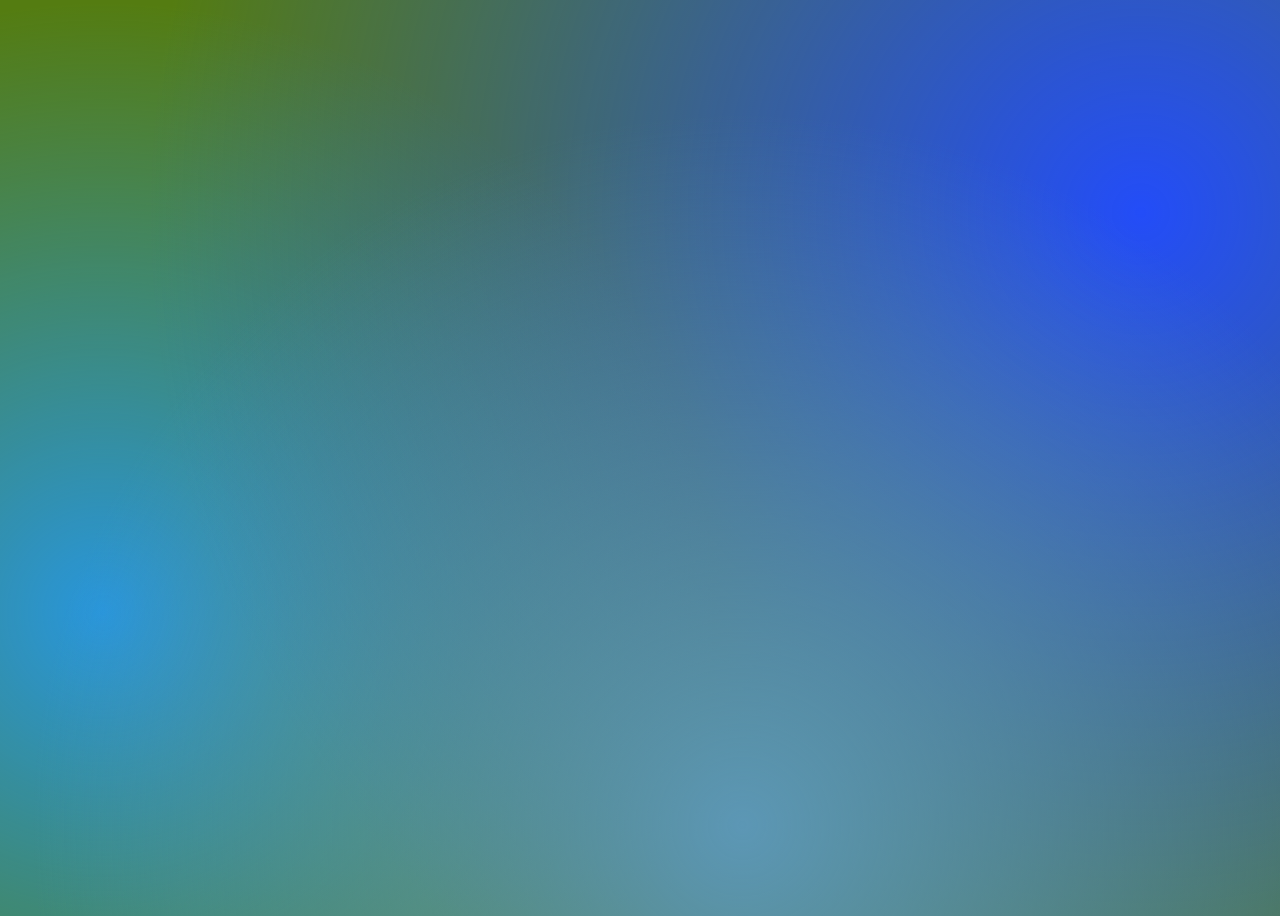
<file: deprecated/wallpaper.html>
<!doctype html>
<html lang="en">

<head>
  <meta charset="UTF-8">
  <title>wallpaper</title>
  <meta name="description" content="wallpaper">
  <meta name="author" content="chad bennett">
  <meta name="viewport" content="width=device-width, initial-scale=1">
  <style>
    body {
      background: radial-gradient(circle at 58.01% 90.08%, #5c97b5, transparent 64%),
      radial-gradient(circle at 89.12% 23.19%, #234df8, transparent 74%),
      radial-gradient(circle at 8.08% 66.89%, #2896dc, transparent 46%),
      radial-gradient(circle at 50% 50%, #547c11, #547c11 100%);
      width: 100vw;
      height: 100vh;
      display: block;
    }
  </style>
</head>

<body>

</body>

</html>
</file>
<file: main.css>
:root {
  --black-color: #494742;
  --blue-color: #1f6289;
  --secondary-blue: #3c8bb9;
  --secondary-color: linear-gradient(45deg, #3c8bb9 0%, #1f6289 74%);
  --white-color: #ebebeb;
  --background: #fff;
  --shadow: 2px 2px 2px rgba(0, 0, 0, 0.07), 4px 4px 4px rgba(0, 0, 0, 0.06),
    8px 8px 8px rgba(0, 0, 0, 0.05), 16px 16px 16px rgba(0, 0, 0, 0.04);
  --border-radius: 0.6rem;
}

* {
  box-sizing: border-box;
  position: relative;
}

::selection {
  background: #9871aa88;
}

html {
  box-shadow: inset 0px 0px 10rem rgba(0, 0, 0, 0.05);
}

body {
  font-family: -apple-system, BlinkMacSystemFont, "Segoe UI", Roboto, Helvetica,
    Arial, sans-serif, "Apple Color Emoji", "Segoe UI Emoji", "Segoe UI Symbol",
    "Microsoft YaHei Light", sans-serif;
  font-weight: 400;
  color: var(--black-color);
  line-height: 1.6rem;
  letter-spacing: 0.2px;
  font-size: 1rem;
  background: var(--background);
  margin: 0;
  padding: 0;
  -webkit-font-smoothing: antialiased;
  -moz-osx-font-smoothing: grayscale;
  text-rendering: optimizeLegibility;
}

h1,
h2,
h3 {
  font-weight: 800;
  line-height: 2rem;
  margin: 0.6rem 0;
}

h1 {
  font-size: 2.4rem;
  text-transform: uppercase;
}

h2 {
  font-size: 2rem;
  text-transform: uppercase;
}

h3 {
  font-size: 1.6rem;
  font-weight: 700;;
}

p {
  margin: 0 0 1rem 0;
}

header,
footer {
  color: var(--background);
  background: var(--secondary-color);
  background-blend-mode: multiply;
  box-shadow: inset 0px 0px 40px rgba(0, 0, 0, 0.15), 2px 2px 4px #49494233;
  width: 100%;
  margin: 0 auto;
  padding: 1rem 10vw;
  position: relative;
  top: 0;
  text-align: center;
  display: grid;
  letter-spacing: 1px;
}

header {
  padding-top: 3rem;
}

footer {
  border-bottom: 5px solid var(--black-color);
  color: var(--white-color);
  margin-top: 1rem;
}

.textright {
  text-align: right;
}

.textleft {
  text-align: left;
}

.textcenter {
  text-align: center;
}

/* logo block */
.logo-block {
  display: none;
}

/* 100% width sections */
.full {
  width: 100%;
  padding: 1rem;
}

/* grid setup for mobile-first design */
.grid {
  display: grid;
  grid-template-columns: 1fr;
  grid-gap: 1.5rem;
  width: 90%;
  max-width: 1000px;
  margin: 2rem auto;
}

/* stretch object to left and right edges */
.bigImage {
  min-width: 100vw;
  position: relative;
  margin-left: calc(-50vw + 50%);
}

.topline {
  border-top: 1px solid var(--blue-color);
  padding-top: 1rem;
}

.bottomline {
  border-bottom: 1px solid var(--blue-color);
  padding-bottom: 1rem;
}

.leftline {
  border-left: none;
  padding-left: 0;
  border-top: 1px solid var(--blue-color);
  padding-top: 1rem;
}

.rightline {
  border-right: none;
  padding-right: 0;
  border-bottom: 1px solid var(--blue-color);
  padding-bottom: 1rem;
}

.outline {
  border: 1px solid var(--blue-color);
  padding: 1rem;
  border-radius: var(--border-radius);
}

a {
  background: linear-gradient(
    0deg,
    var(--secondary-blue),
    var(--secondary-blue)
  );
  background-position: 0 100%;
  background-repeat: repeat-x;
  background-size: 6px 1px;
  color: var(--secondary-blue);
  font-weight: 600;
  text-decoration: none;
  transition: background-size 0.3s, color 0.3s, box-shadow 0.2s;
  padding: 3px;
  -webkit-box-decoration-break: clone;
  box-decoration-break: clone;
  border-radius: 0.2rem;
}

a:hover {
  background-size: 4px 50px;
  color: var(--background);
  box-shadow: var(--shadow);
}

.color-box a {
  background: linear-gradient(0deg, var(--white-color), var(--white-color));
  background-position: 0 100%;
  background-repeat: repeat-x;
  background-size: 6px 1px;
  color: var(--white-color);
  font-weight: 600;
  text-decoration: none;
  transition: background-size 0.3s, color 0.3s;
  padding: 3px;
}

.color-box a:hover {
  background-size: 4px 50px;
  color: var(--black-color);
  box-shadow: var(--shadow);
}

strong {
  font-weight: 700;
}

hr {
  margin: 2rem;
  border-bottom: 1px var(--black-color);
  height: 0;
}

figure,
img {
  width: 100%;
  max-width: 100%;
  margin: 0 auto;
  height: auto;
  border-radius: var(--border-radius);
}

img {
  box-shadow: var(--shadow);
}

.no-shadow {
  box-shadow: none;
}

figcaption {
  text-align: center;
  font-weight: 300;
  color: var(--black-color);
  padding-bottom: 1rem;
  font-style: italic;
}

.imgLeft {
  float: left;
  width: 30%;
  margin-right: 2rem;
}

.imgRight {
  float: right;
  width: 30%;
  margin-left: 2rem;
}

blockquote {
  padding: 2rem;
  margin: 2rem;
  background: var(--secondary-color);
  background-blend-mode: multiply;
  box-shadow: inset 0px 0px 40px rgba(0, 0, 0, 0.15), 2px 2px 3px #49494233;
  border-radius: var(--border-radius);
}

.block {
  display: block;
  background: var(--black-color);
  color: var(--white-color);
  text-align: center;
  padding: 2rem;
  margin: 0;
  box-shadow: inset 0px 0px 40px rgba(0, 0, 0, 0.15);
  border-radius: var(--border-radius);
}

.grade {
  list-style-type: none;
}

.italic {
  font-style: italic;
}

.late {
  margin-left: 2rem;
}

ul {
  list-style-type: none;
  margin: 0;
  padding: 0;
  padding-left: 1em;
  margin-bottom: 1em;
}

ul ul {
  margin-bottom: 0;
  margin-left: 2rem;
  list-style-type: circle;
}

ul li::before {
  content: "\02043";
  color: var(--secondary-color);
  font-size: 1.5em;
  display: inline-block;
  width: 0.8em;
}

ul ul li:before {
  content: none;
}

.custom-counter {
  margin-left: 2rem;
  padding: 0;
  list-style-type: none;
}

.custom-counter li {
  counter-increment: step-counter;
  margin-bottom: 1rem;
}

.custom-counter li::before {
  content: counter(step-counter);
  margin-right: 1rem;
  background: var(--secondary-color);
  background-blend-mode: multiply;
  box-shadow: var(--shadow);
  color: var(--white-color);
  font-weight: 800;
  padding: 3px 8px;
  border-radius: 4px;
}

.color-box {
  background: var(--secondary-color);
  background-blend-mode: multiply;
  box-shadow: var(--shadow);
  color: var(--background);
  padding: 2rem !important;
  border-radius: var(--border-radius);
}

.black-box {
  background: var(--black-color);
  background-blend-mode: multiply;
  box-shadow: var(--shadow);
  color: var(--background);
  padding: 2rem !important;
  border-radius: var(--border-radius);
}

.white-box {
  background: var(--white-color);
  background-blend-mode: multiply;
  box-shadow: var(--shadow);
  padding: 2rem !important;
  border-radius: var(--border-radius);
}

.color-box h1,
.black-box h1,
.color-box figcaption,
.black-box figcaption {
  color: var(--background);
}

figure.iframe {
  position: relative;
  overflow: hidden;
  padding-top: 56.25%;
  border-radius: 0;
  margin-bottom: 1rem;
}

figure.iframe iframe {
  position: absolute;
  top: 0;
  left: 0;
  width: 100%;
  height: 100%;
  border: 0;
}

.right,
.left {
  max-width: 80%;
  display: flex;
  margin: 0 auto;
}

.left::after,
.right::after {
  content: "";
  clear: both;
  display: table;
}

.padded {
  padding: 2rem;
  margin: 1rem 0;
}

.columns {
  column-count: 1;
  column-gap: 0;
}

.hideSmall {
  display: none;
}
/* back to top button */
@media screen and (prefers-reduced-motion: no-preference) {
  html,
  body {
    scroll-behavior: smooth;
  }
}

.back-to-top-wrapper {
  position: absolute;
  top: 100vh;
  right: 2rem;
  bottom: 6rem;
  width: 2rem;
  pointer-events: none;
}

.back-to-top-link {
  display: inline-block;
  background: none;
  text-decoration: none;
  font-size: 2rem;
  font-weight: 800;
  line-height: 3rem;
  text-align: center;
  width: 3rem;
  border-radius: var(--border-radius);
  background-color: var(--white-color);
  position: fixed;
  position: sticky;
  pointer-events: all;
  top: calc(100vh - 5rem);
}

.back-to-top-link:hover {
  box-shadow: var(--shadow);
  color: var(--secondary-color);
}

/* column layout for larger screens */
@media screen and (min-width: 45em) {
  .grid {
    display: grid;
    grid-template-columns: repeat(6, 1fr);
  }

  .col-full {
    grid-column: 1 /7;
  }

  .col-double-left {
    grid-column: 1 / 5;
  }

  .col-double-right {
    grid-column: 3 / 7;
  }

  .col-half-left {
    grid-column: 1 /4;
  }

  .col-half-right {
    grid-column: 4 / 7;
  }

  .col-single-left {
    grid-column: 1 / 3;
  }

  .col-single-mid {
    grid-column: 3 / 5;
  }

  .col-single-right {
    grid-column: 5 / 7;
  }

  .left {
    float: left;
    max-width: 35%;
    margin-right: 1rem;
  }

  .right {
    float: right;
    max-width: 35%;
    margin-left: 1rem;
  }

  .columns {
    column-count: 2;
    column-gap: 1rem;
  }

  .image {
    padding: 0 !important;
  }

  .hideSmall {
    display: inherit;
  }

  .leftline {
    border-left: 1px solid var(--blue-color);
    padding-left: 1rem;
    border-top: none;
    padding-top: 0;
  }

  .rightline {
    border-right: 1px solid var(--blue-color);
    padding-right: 1rem;
    border-bottom: none;
    padding-bottom: 0;
  }
}
</file>
<file: nav.css>
nav {
  z-index: 100;
}

nav ul li::before {
  content: none;
}

/* body nav {
  width: 100%;
  height: 3rem;
  background: var(--black-color);
  box-shadow: var(--shadow);
}
*/

body > nav {
  position: fixed;
  top: 0;
  left: 0;
  width: 100%;
  height: 3rem;
  background: var(--black-color);
  box-shadow: var(--shadow);
}

nav a {
  background: none;
  background-position: 0 100%;
  background-repeat: repeat-x;
  background-size: none;
  color: var(--white-color);
  font-weight: 600;
  text-decoration: none;
  padding: 3px;
}

nav a:hover {
  box-shadow: none;
  color: var(--background);
  text-decoration: underline;
}

nav ul:first-child {
  list-style-type: none;
  margin: auto;
  max-width: 1000px;
  padding: 0 0.5rem;
  overflow: visible;
  background: var(--black-color);
}

nav ul:first-child > li {
  display: inline-block;
  margin: 0;
  padding: 0.5rem;
  position: relative;
  color: var(--white-color);
  font-weight: 800;
}

nav ul:first-child > li:first-child {
  padding-left: 0;
  display: none;
  opacity: 1;
}

/*submenu*/
.submenu::after {
  content: "\25BE";
}

nav ul > li > ul {
  display: none;
  width: auto;
  position: absolute;
  padding: 1rem 2.5rem;
  margin-left: -2rem;
  background-color: var(--white-color);
  color: var(--black-color);
  z-index: 2;
  box-shadow: var(--shadow);
  border-radius: var(--border-radius);
  list-style: none;
}

/*submenu links*/
nav ul > li > ul a,
nav ul > li > ul a:hover {
  color: var(--black-color);
}

nav ul > li > ul > li {
  white-space: nowrap;
  padding-bottom: 0.4rem;
}

nav ul > li:hover > ul {
  display: block;
}
nav + main,
nav + header {
  margin-top: 3rem;
}

@media screen and (max-width: 45em) {

  .row {
    flex-direction: column !important;
  }

  nav ul:first-child > li:first-child {
    display: block;
  }

  nav ul:first-child > li:first-child:after {
    content: "\25BE";
  }

  nav ul:first-child > li:not(:first-child) {
    display: none;
  }
  nav ul:first-child:hover > li {
    display: block;
    float: none !important;
  }

  nav ul > li > ul {
    width: 75%;
    margin-left: 8%;
  }
}
</file>
<file: 102/main.css>
:root {
  --black-color: #494942;
  --blue-color: #719caa;
  --secondary-color: linear-gradient(45deg, #70a9a9 0%, #719caa 74%);
  --white-color: #fffd;
  --background: #f2f0ec;
  --shadow: 2px 2px 3px #49494233;
}

* {
  box-sizing: border-box;
  position: relative;
}

::selection {
  background: #719caa88;
}

html {
  box-shadow: inset 0px 0px 10rem rgba(0, 0, 0, 0.15);
}

body {
  font-family: -apple-system, BlinkMacSystemFont, "Segoe UI", Roboto, Oxygen-Sans, Ubuntu, Cantarell, "Helvetica Neue", Montserrat, sans-serif;
  font-weight: 400;
  color: var(--black-color);
  line-height: 1.6rem;
  letter-spacing: .2px;
  font-size: 1rem;
  background: var(--background);
  margin: 0;
  padding: 0;
  -webkit-font-smoothing: antialiased;
  -moz-osx-font-smoothing: grayscale;
  text-rendering: optimizeLegibility;
}

h1,
h2,
h3 {
  font-weight: 800;
  line-height: 2rem;
  margin: 0 0 1rem 0;
}

h1 {
  font-size: 2.2rem;
  text-transform: uppercase;
}

h2 {
  font-size: 1.6rem;
  font-weight: 700;
}

h3 {
  font-size: 1.2rem;
}

p {margin: 0 0 1rem 0;}

header,
footer {
  color: var(--background);
  background: var(--secondary-color);
  background-blend-mode: multiply;
  box-shadow: inset 0px 0px 40px rgba(0, 0, 0, 0.15), 2px 2px 4px #49494233;
  width: 100%;
  margin: 0 auto;
  padding: 1rem 10vw;
  position: relative;
  top: 0;
  text-align: center;
  display: grid;
  letter-spacing: 1px;
}

header {
  border-top: 5px solid var(--black-color);
}

footer {
  border-bottom: 5px solid var(--black-color);
  color: var(--white-color);
}

/* logo block */
.logo-block {
  display: none;
}

/* 100% width sections */
.full {
  width: 100%;
  padding: 1rem;
}


/* grid setup for mobile-first design */
.grid {
  display: grid;
  grid-template-columns: 1fr;
  grid-gap: 1.5rem;
  width: 90%;
  max-width: 1000px;
  margin: 2rem auto;
}

/*
.grid div {
  padding: 0rem;
}
*/

.topline {
  border-top: 1px solid var(--black-color);
  padding-top: 1rem;
}

.bottomline {
  border-bottom: 1px solid var(--black-color);
  padding-bottom: 1rem;
}

.outline {
  border: 1px solid var(--black-color);
  padding: 1rem;
}

a {
  background: linear-gradient(0deg, var(--blue-color), var(--blue-color));
  background-position: 0 100%;
  background-repeat: repeat-x;
  background-size: 6px 1px;
  color: var(--blue-color);
  font-weight: 600;
  text-decoration: none;
  transition: background-size .3s, color .3s;
  padding: 3px;
  -webkit-box-decoration-break: clone;
  box-decoration-break: clone;
}

a:hover {
  background-size: 4px 50px;
  color: var(--white-color);
}

.color-box a {
  background: linear-gradient(0deg, var(--black-color), var(--black-color));
  background-position: 0 100%;
  background-repeat: repeat-x;
  background-size: 6px 1px;
  color: var(--black-color);
  font-weight: 600;
  text-decoration: none;
  transition: background-size .3s, color .3s;
  padding: 3px;
}

.color-box a:hover {
  background-size: 4px 50px;
  color: var(--white-color);
  box-shadow: var(--shadow);
}

strong {
  font-weight: 800;
}

hr {
  margin: 2rem;
  border-bottom: 1px var(--black-color);
  height: 0;
}

figure,
img {
  width: 100%;
  max-width: 100%;
  margin: 0 auto;
  height: auto;
}

img {
  box-shadow: var(--shadow);
}

.no-shadow {
  box-shadow: none;
}

figcaption {
  text-align: center;
  font-weight: 300;
  color: var(--black-color);
  padding-bottom: 1rem;
}

.imgLeft {
  float: left;
  width: 30%;
  margin-right: 2rem;
}

.imgRight {
  float: right;
  width: 30%;
  margin-left: 2rem;
}

blockquote {
  padding: 2rem;
  padding: 2rem;
  margin: 2rem;
  background: var(--secondary-color);
  background-blend-mode: multiply;
  box-shadow: inset 0px 0px 40px rgba(0, 0, 0, 0.15), 2px 2px 3px #49494233;
}

.block {
  display: block;
  background: var(--black-color);
  color: var(--white-color);
  text-align: center;
  padding: 2rem;
  box-shadow: inset 0px 0px 40px rgba(0, 0, 0, 0.15);
}

.grade {
  list-style-type: none;
}

.italic {
  font-style: italic;
}

.late {
  margin-left: 2rem;
}

ul {
  list-style-type: none;
  margin: 0;
  padding: 0;
  padding-left: 1em;
}

li {
  margin-bottom: .5rem;
}

ul li::before {
  content: "\02043";
  color: var(--secondary-color);
  font-size: 1.5em;
  display: inline-block;
  width: .8em;
}

.custom-counter {
  margin-left: 2rem;
  padding: 0;
  list-style-type: none;
}

.custom-counter li {
  counter-increment: step-counter;
  margin-bottom: 1rem;
}

.custom-counter li::before {
  content: counter(step-counter);
  margin-right: 1rem;
  background: var(--secondary-color);
  background-blend-mode: multiply;
  box-shadow: var(--shadow);
  color: var(--white-color);
  font-weight: 800;
  padding: 3px 8px;
}

.color-box {
  background: var(--secondary-color);
  background-blend-mode: multiply;
  box-shadow: inset 0px 0px 40px rgba(0, 0, 0, 0.15), 2px 2px 3px #49494233;
  color: var(--background);
  padding: 2rem !important;
}

.black-box {
  background: var(--black-color);
  background-blend-mode: multiply;
  box-shadow: inset 0px 0px 40px rgba(0, 0, 0, 0.15), 2px 2px 3px #49494233;
  color: var(--background);
  padding: 2rem !important;
}

.white-box {
  background: var(--white-color);
  background-blend-mode: multiply;
  box-shadow: var(--shadow);
  padding: 2rem !important;
}

.color-box h1,
.black-box h1,
.color-box figcaption,
.black-box figcaption {
  color: var(--background);
}

iframe {
  max-width: 100%;
  margin: 0 auto;
}

.right,
.left {
  max-width: 80%;
  display: flex;
  margin: 0 auto;
}

.left::after,
.right::after {
  content: "";
  clear: both;
  display: table;
}

.padded {
  padding: 2rem;
  margin: 1rem 0;
}

.columns {
  column-count: 1;
  column-gap: 0;
}

/* gallery grid layout */
.gallery a {
  background: none !important;
}

.gallery a:hover {
  box-shadow: none;
}

.auto-grid {
  --auto-grid-min-size: 18rem;
  display: grid;
  grid-template-columns: repeat(auto-fill, minmax(var(--auto-grid-min-size), 1fr));
  grid-gap: 0rem;
  pointer-events: none;
}

.auto-grid ul {
  list-style-type: none;
}

.auto-grid li:before {
  content: "";
}

.auto-grid>* {
  cursor: default;
  pointer-events: auto;
  transition: 300ms opacity, 300ms transform;
  max-width: 100%;
  height: auto;
  display: flex;
  align-items: center;
  justify-content: center;
  margin-bottom: 1rem;
}

.auto-grid:hover>* {
  opacity: 0.4;
}

.auto-grid:hover>*:hover {
  transform: scale(1.1);
  opacity: 1;
  z-index: 10;
}

.auto-grid img {
  transition: box-shadow 300ms;
}

.auto-grid img:hover {
  box-shadow: var(--shadow);
}

/* lightbox popup for images */
.JesterBox div {
  visibility: hidden;
  position: fixed;
  top: 5%;
  right: 5%;
  bottom: 5%;
  left: 5%;
  z-index: 75;
  text-align: center;
  display: flex;
  justify-content: center;
  align-items: center;
  opacity: 0;
}

.JesterBox div:before {
  content: '';
  position: fixed;
  top: 0;
  right: 0;
  bottom: 0;
  left: 0;
  z-index: 74;
  background-color: rgba(0, 0, 0, 0);
  transition: all 0.5s ease-out;
}

.JesterBox div img {
  position: relative;
  z-index: 77;
  width: auto;
  height: auto;
  max-width: 90%;
  max-height: 90%;
  margin-left: -9999px;
  opacity: 0;
  transition-property: all, opacity;
  transition-duration: 0.5s, 0.2s;
  transition-timing-function: ease-in-out, ease-out;
}

.JesterBox div:target {
  visibility: visible;
  opacity: 1;
}

.JesterBox div:target:before {
  background-color: rgba(0, 0, 0, 0.8);
}

.JesterBox div:target img {
  margin-left: 0px;
  margin: auto;
  opacity: 1;
}

.hideSmall {
  display: none;
}

/* column layout for larger screens */
@media screen and (min-width: 45em) {
  .grid {
    display: grid;
    grid-template-columns: repeat(6, 1fr);
  }

  .col-full {
    grid-column: 1 /7;
  }

  .col-double-left {
    grid-column: 1 / 5;
  }

  .col-double-right {
    grid-column: 3 / 7;
  }

  .col-half-left {
    grid-column: 1 /4;
  }

  .col-half-right {
    grid-column: 4 / 7;
  }

  .col-single-left {
    grid-column: 1 / 3;
  }

  .col-single-mid {
    grid-column: 3 / 5;
  }

  .col-single-right {
    grid-column: 5 / 7;
  }

  .logo-block {
    display: block;
    background: var(--black-color);
    color: var(--white-color);
    text-align: center;
    padding: 1rem;
    padding-bottom: 1.5rem;
    box-shadow: inset 0px 0px 40px rgba(0, 0, 0, 0.15);
    max-width: 80%;
    width: 12em;
    letter-spacing: 1px;
    clip-path: polygon(0% 0%, 100% 0, 100% 85%, 50% 100%, 0 85%);
  }

  .logo-block * {
    margin: 0;
    max-width: 100%;
  }

  .left {
    float: left;
    max-width: 35%;
    margin-right: 1rem;
  }

  .right {
    float: right;
    max-width: 35%;
    margin-left: 1rem;
  }

  .columns {
    column-count: 2;
    column-gap: 1rem;
  }

  .image {
    padding: 0 !important;
  }

  .hideSmall {
    display: inherit;
  }
}
</file>
